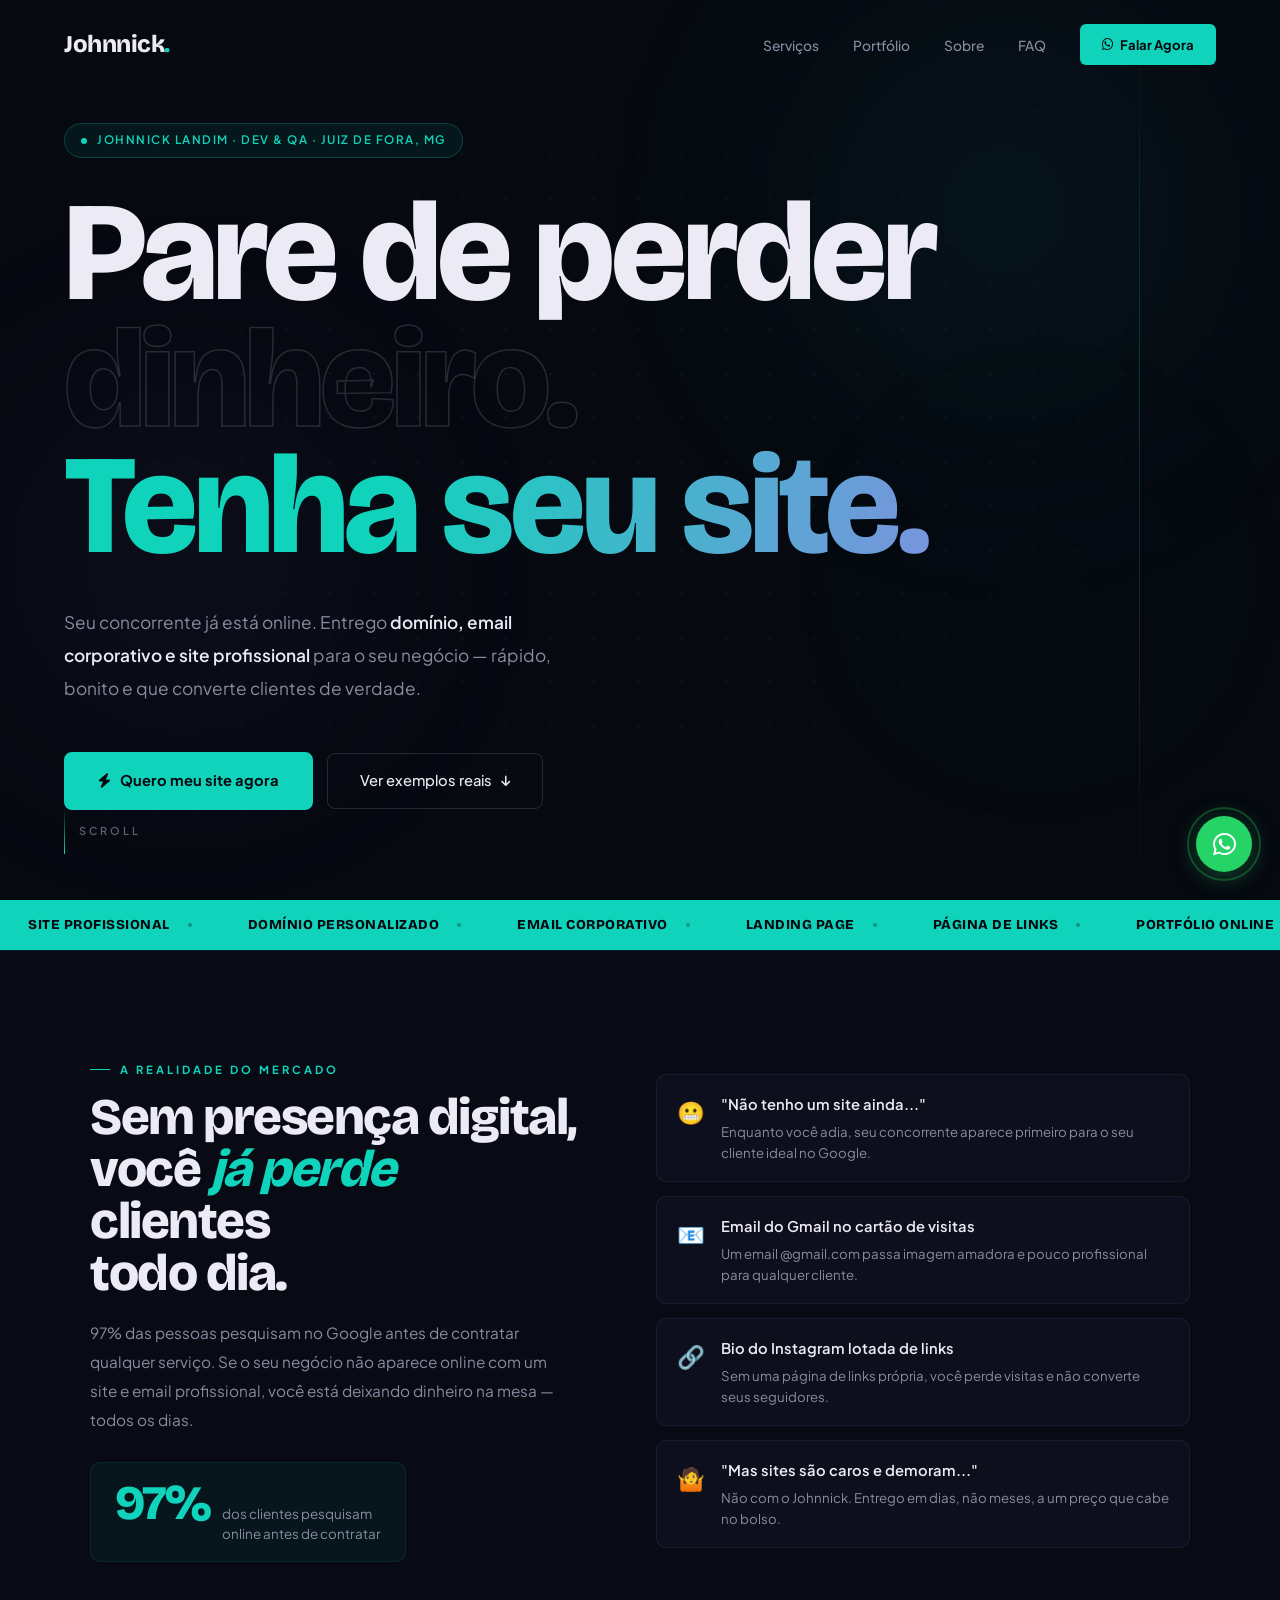
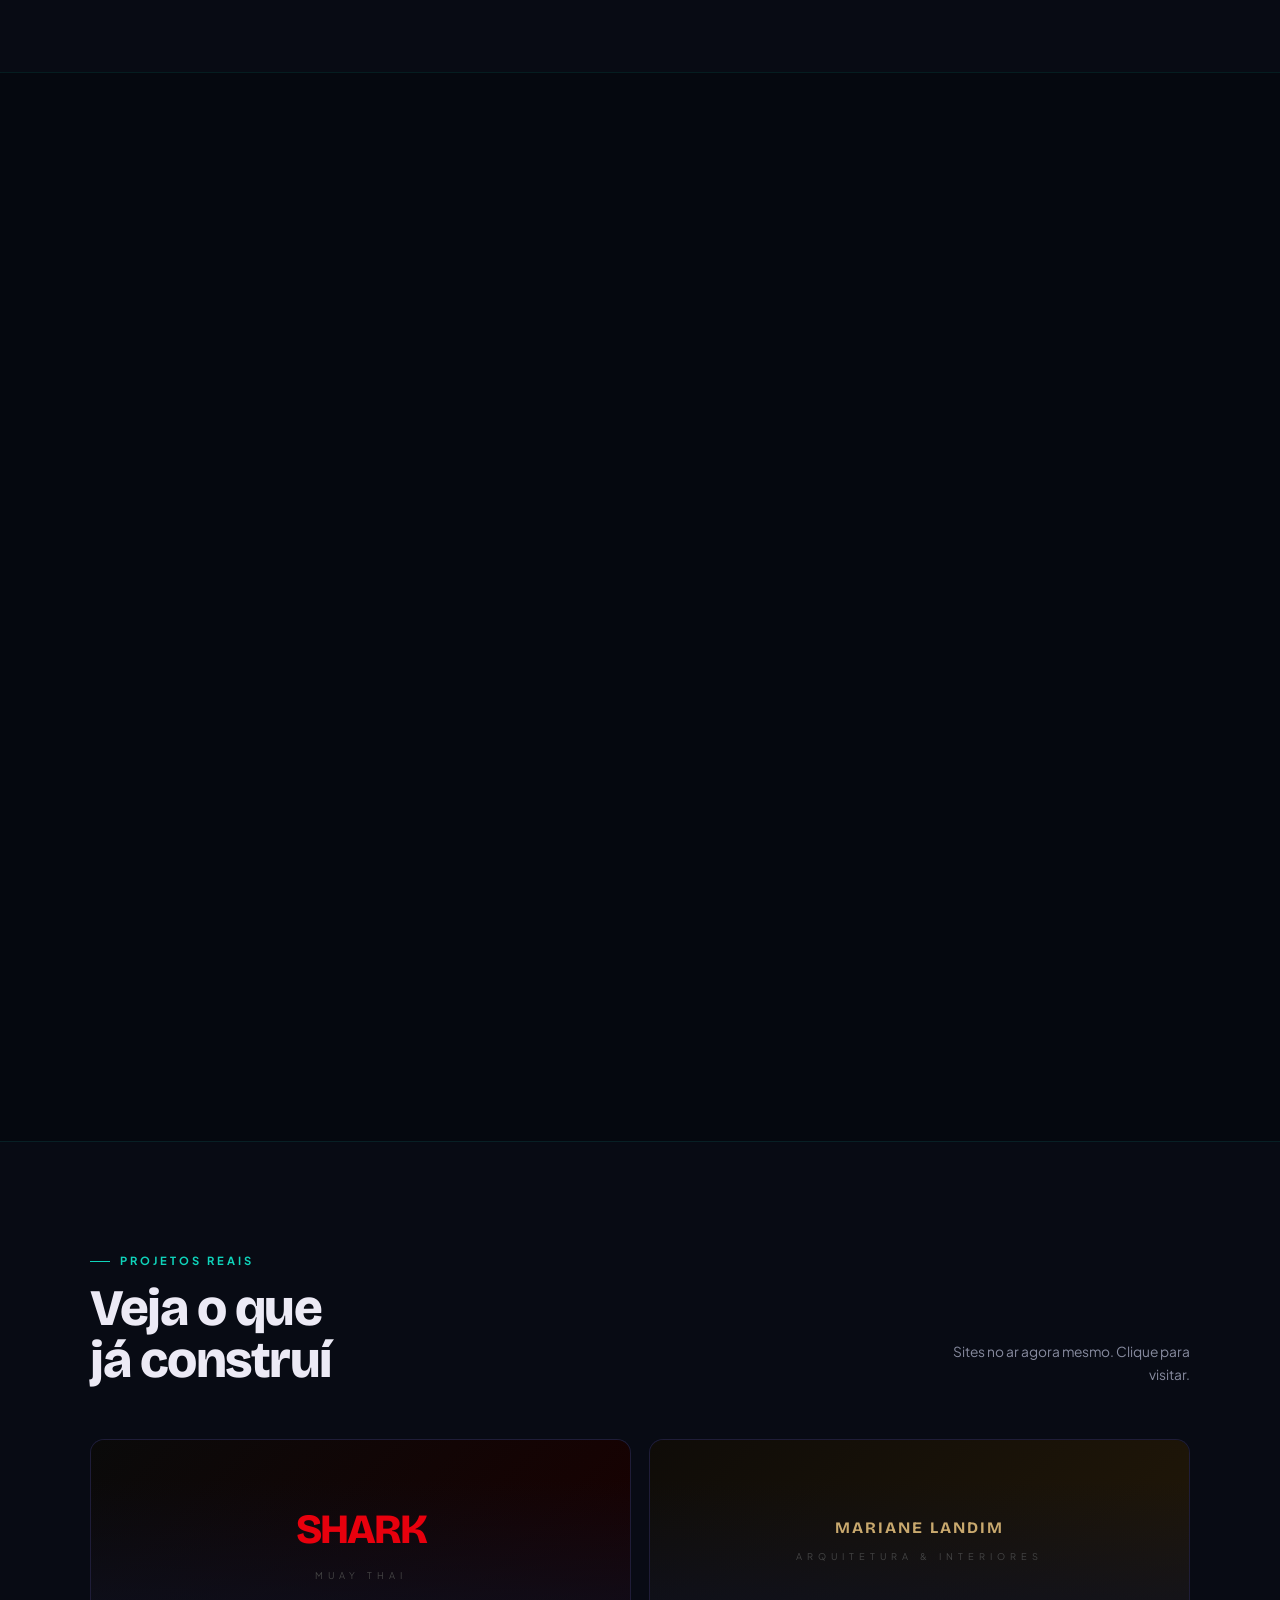
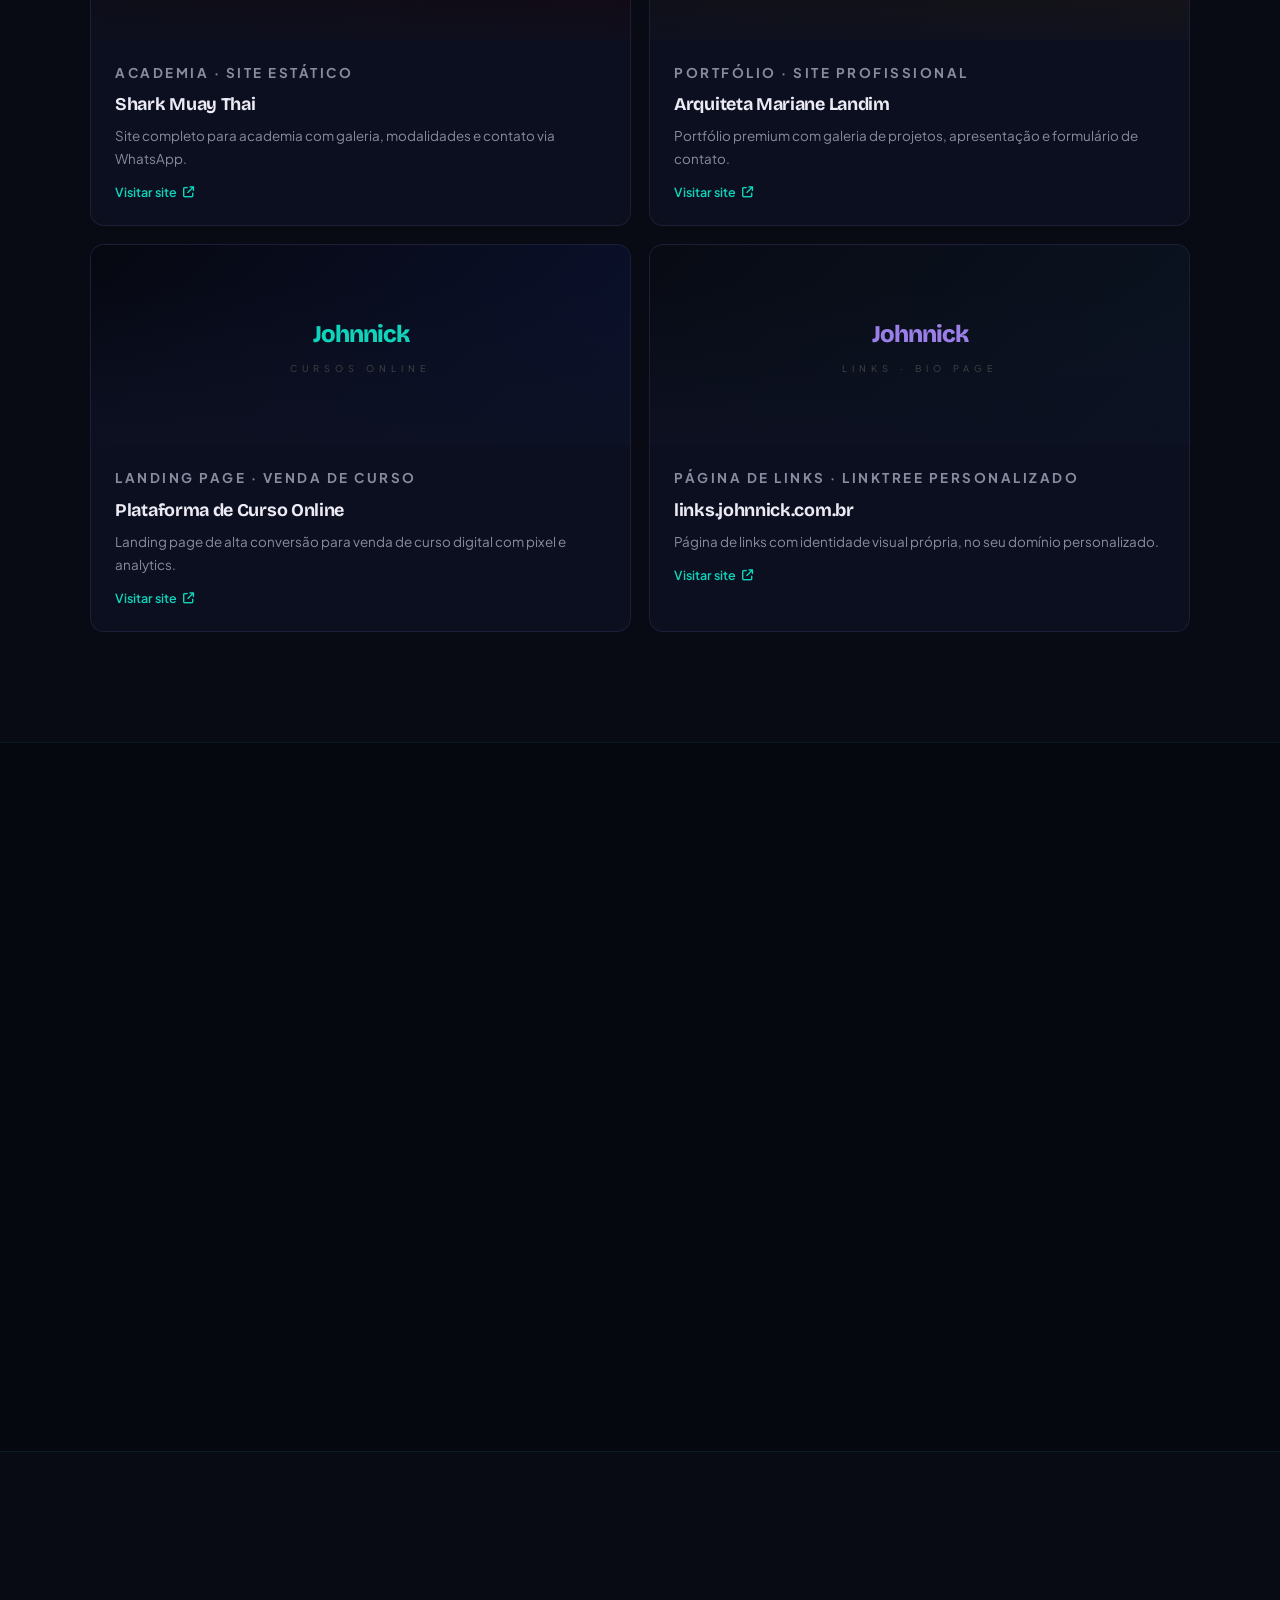
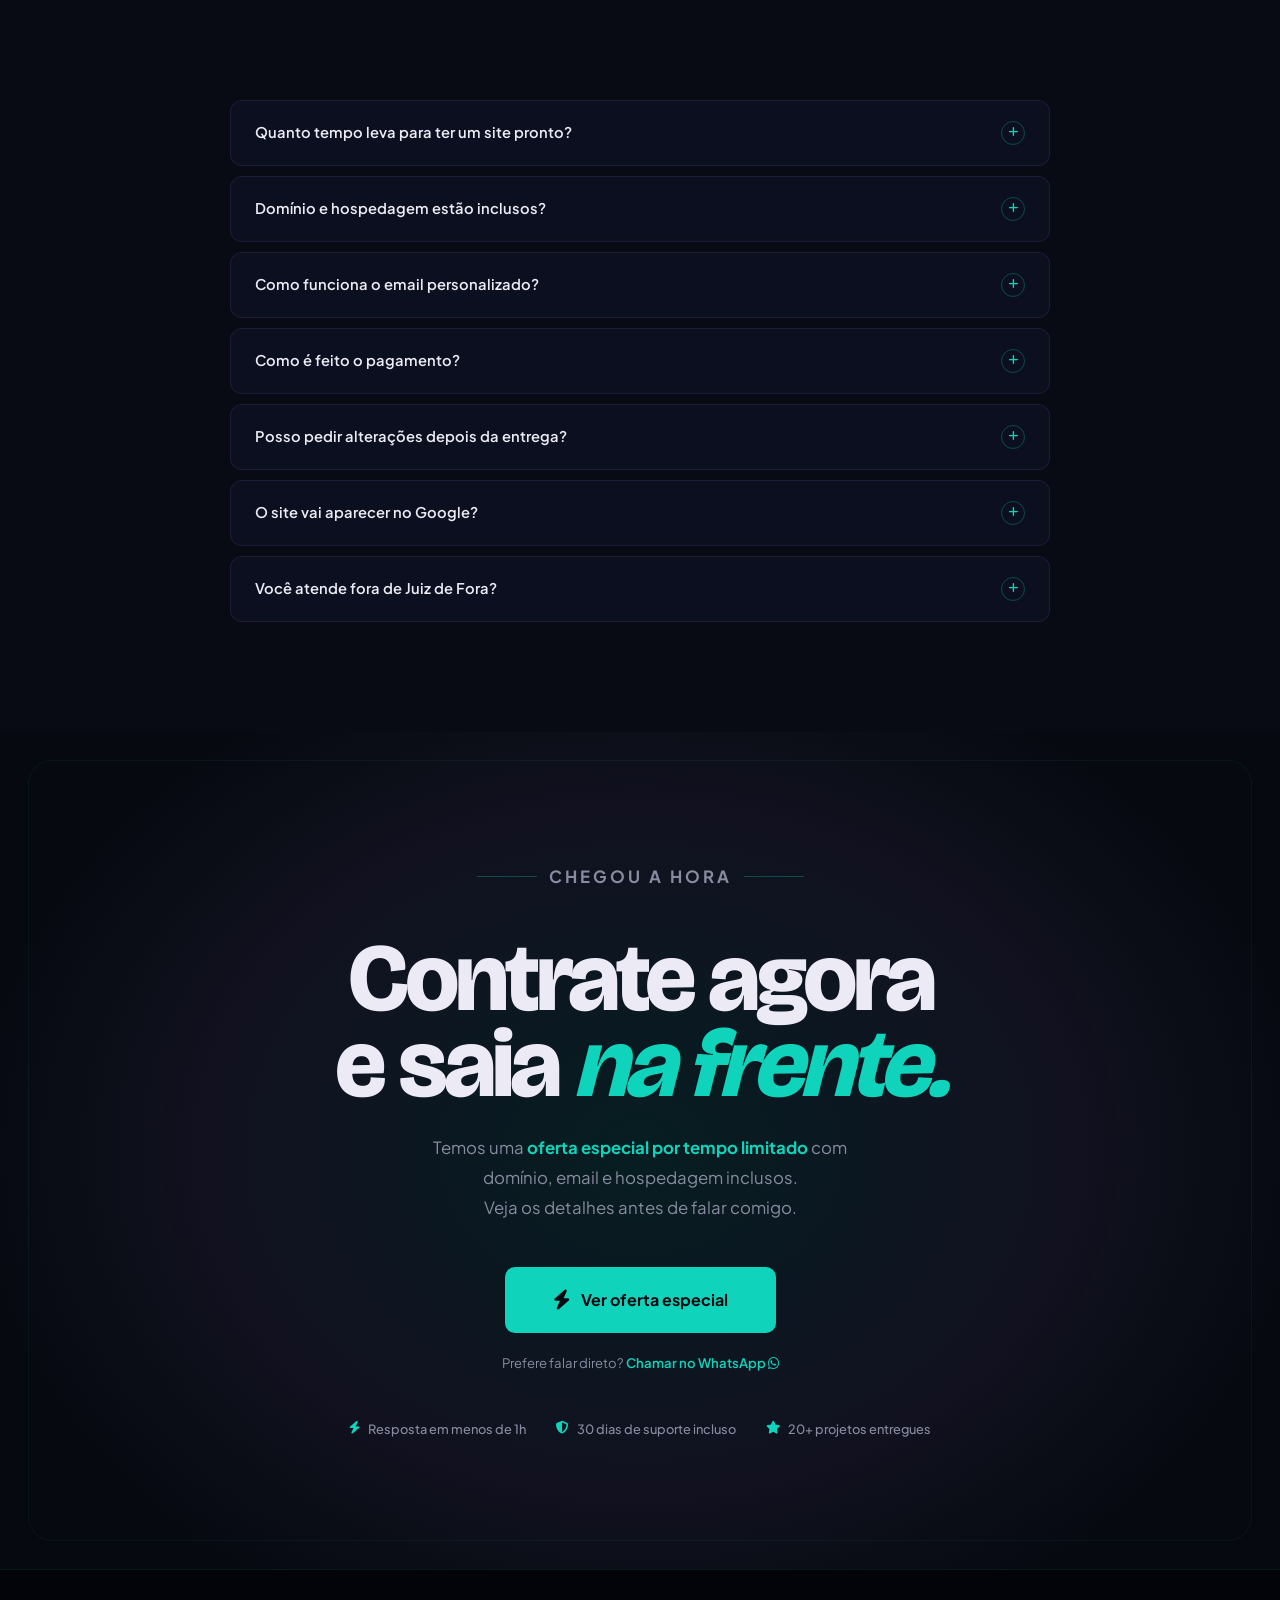
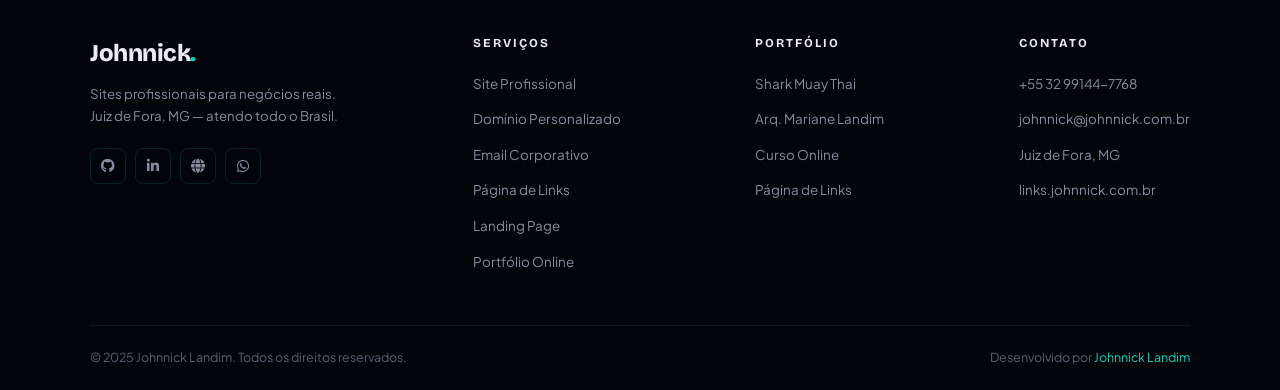
<file: index.html>
<!DOCTYPE html>
<html lang="pt-BR">

<head>
    <meta charset="UTF-8">
    <meta name="viewport" content="width=device-width, initial-scale=1.0">
    <title>Johnnick Landim — Sites Profissionais para Negócios</title>
    <meta name="description"
        content="Sites profissionais, domínio personalizado, email corporativo e muito mais. Pare de perder clientes por falta de presença digital.">
    <meta name="keywords"
        content="site profissional, criação de sites, domínio personalizado, email corporativo, Johnnick Landim, Juiz de Fora">
    <meta name="author" content="Johnnick Landim">

    <!-- Fonts -->
    <link rel="preconnect" href="https://fonts.googleapis.com">
    <link rel="preconnect" href="https://fonts.gstatic.com" crossorigin>
    <link
        href="https://fonts.googleapis.com/css2?family=Bricolage+Grotesque:opsz,wght@12..96,400;12..96,500;12..96,700;12..96,800&family=Plus+Jakarta+Sans:wght@300;400;500;600;700&display=swap"
        rel="stylesheet">

    <!-- Icons -->
    <link rel="stylesheet" href="https://cdnjs.cloudflare.com/ajax/libs/font-awesome/6.4.0/css/all.min.css">

    <!-- Styles -->
    <link rel="stylesheet" href="style.css">
    <link rel="shortcut icon" href="https://i.imgur.com/FVbO9LB.png" type="image/x-icon">
</head>

<body>

    <!-- ══ BACKGROUND ORBS ══════════════════════════ -->
    <div class="bg-orbs" aria-hidden="true">
        <div class="orb orb-1"></div>
        <div class="orb orb-2"></div>
        <div class="orb orb-3"></div>
    </div>

    <!-- ══ MOBILE MENU ══════════════════════════════ -->
    <div class="mobile-menu" id="mobileMenu" role="dialog" aria-label="Menu de navegação">
        <button class="mobile-close" id="closeMenu" aria-label="Fechar menu">
            <i class="fas fa-times"></i>
        </button>
        <a href="#services">Serviços</a>
        <a href="#portfolio">Portfólio</a>
        <a href="#about">Sobre</a>
        <a href="#faq">FAQ</a>
        <a href="https://wa.me/5532991447768?text=Olá! Gostaria de um orçamento." target="_blank"
            style="color:var(--teal)">Falar Agora</a>
    </div>

    <!-- ══ NAV ══════════════════════════════════════ -->
    <nav id="mainNav">
        <a href="#" class="nav-logo">Johnnick<span>.</span></a>

        <ul class="nav-links">
            <li><a href="#services">Serviços</a></li>
            <li><a href="#portfolio">Portfólio</a></li>
            <li><a href="#about">Sobre</a></li>
            <li><a href="#faq">FAQ</a></li>
            <li>
                <a href="https://wa.me/5532991447768?text=Olá! Gostaria de um orçamento para meu negócio."
                    target="_blank" class="nav-cta">
                    <i class="fab fa-whatsapp"></i> Falar Agora
                </a>
            </li>
        </ul>

        <button class="hamburger" id="hamburger" aria-label="Abrir menu">
            <i class="fas fa-bars"></i>
        </button>
    </nav>

    <!-- ══ HERO ═════════════════════════════════════ -->
    <section id="hero">
        <div class="hero-content">
            <div class="hero-badge">Johnnick Landim &middot; Dev &amp; QA &middot; Juiz de Fora, MG</div>

            <h1 class="hero-title">
                Pare de perder
                <span class="ghost">dinheiro.</span>
                <span class="accent2">Tenha seu site.</span>
            </h1>

            <p class="hero-desc">
                Seu concorrente já está online. Entrego <strong>domínio, email corporativo e site profissional</strong>
                para o seu negócio — rápido, bonito e que converte clientes de verdade.
            </p>

            <div class="hero-btns">
                <a href="lp.html" class="btn-primary">
                    <i class="fas fa-bolt"></i> Quero meu site agora
                </a>
                <a href="#portfolio" class="btn-secondary">
                    Ver exemplos reais <i class="fas fa-arrow-down" style="font-size:.75rem"></i>
                </a>
            </div>
        </div>

        <div class="hero-scroll">
            <div class="hero-scroll-line"></div>
            <span>Scroll</span>
        </div>
    </section>

    <!-- ══ TICKER ═══════════════════════════════════ -->
    <div class="ticker-wrap" aria-hidden="true">
        <div class="ticker-inner">
            <span class="ticker-item">Site Profissional <span class="ticker-dot"></span></span>
            <span class="ticker-item">Domínio Personalizado <span class="ticker-dot"></span></span>
            <span class="ticker-item">Email Corporativo <span class="ticker-dot"></span></span>
            <span class="ticker-item">Landing Page <span class="ticker-dot"></span></span>
            <span class="ticker-item">Página de Links <span class="ticker-dot"></span></span>
            <span class="ticker-item">Portfólio Online <span class="ticker-dot"></span></span>
            <span class="ticker-item">Site de Academia <span class="ticker-dot"></span></span>
            <span class="ticker-item">Site de Curso Online <span class="ticker-dot"></span></span>
            <!-- duplicate for seamless loop -->
            <span class="ticker-item">Site Profissional <span class="ticker-dot"></span></span>
            <span class="ticker-item">Domínio Personalizado <span class="ticker-dot"></span></span>
            <span class="ticker-item">Email Corporativo <span class="ticker-dot"></span></span>
            <span class="ticker-item">Landing Page <span class="ticker-dot"></span></span>
            <span class="ticker-item">Página de Links <span class="ticker-dot"></span></span>
            <span class="ticker-item">Portfólio Online <span class="ticker-dot"></span></span>
            <span class="ticker-item">Site de Academia <span class="ticker-dot"></span></span>
            <span class="ticker-item">Site de Curso Online <span class="ticker-dot"></span></span>
        </div>
    </div>

    <!-- ══ PROBLEM ══════════════════════════════════ -->
    <section id="problem">
        <div class="problem-grid">

            <div class="reveal">
                <p class="s-eyebrow">A realidade do mercado</p>
                <h2 class="s-title">Sem presença digital,<br>você <em>já perde</em> clientes<br>todo dia.</h2>
                <p class="problem-body">
                    97% das pessoas pesquisam no Google antes de contratar qualquer serviço.
                    Se o seu negócio não aparece online com um site e email profissional,
                    você está deixando dinheiro na mesa — todos os dias.
                </p>
                <div class="problem-stat">
                    <span class="sn">97%</span>
                    <span class="sl">dos clientes pesquisam<br>online antes de contratar</span>
                </div>
            </div>

            <div class="problem-items reveal d1">
                <div class="problem-item">
                    <span class="problem-item-icon">😬</span>
                    <div>
                        <h4>"Não tenho um site ainda..."</h4>
                        <p>Enquanto você adia, seu concorrente aparece primeiro para o seu cliente ideal no Google.</p>
                    </div>
                </div>
                <div class="problem-item">
                    <span class="problem-item-icon">📧</span>
                    <div>
                        <h4>Email do Gmail no cartão de visitas</h4>
                        <p>Um email @gmail.com passa imagem amadora e pouco profissional para qualquer cliente.</p>
                    </div>
                </div>
                <div class="problem-item">
                    <span class="problem-item-icon">🔗</span>
                    <div>
                        <h4>Bio do Instagram lotada de links</h4>
                        <p>Sem uma página de links própria, você perde visitas e não converte seus seguidores.</p>
                    </div>
                </div>
                <div class="problem-item">
                    <span class="problem-item-icon">🤷</span>
                    <div>
                        <h4>"Mas sites são caros e demoram..."</h4>
                        <p>Não com o Johnnick. Entrego em dias, não meses, a um preço que cabe no bolso.</p>
                    </div>
                </div>
            </div>

        </div>
    </section>

    <!-- ══ SERVICES ══════════════════════════════════ -->
    <section id="services">
        <div class="section-header reveal">
            <div>
                <p class="s-eyebrow">O que eu faço</p>
                <h2 class="s-title">Tudo que seu negócio<br>precisa online</h2>
            </div>
            <p style="color:var(--muted2);font-size:.86rem;max-width:230px;text-align:right;line-height:1.7">
                Do domínio ao site no ar, cuido de tudo por você.
            </p>
        </div>

        <div class="services-grid reveal">

            <div class="service-card">
                <p class="service-num">01</p>
                <div class="service-icon-wrap"><i class="fas fa-laptop-code"></i></div>
                <h3>Site Profissional</h3>
                <p>Responsivo, rápido e com identidade visual. Ideal para academias, clínicas, escritórios, comércios e
                    autônomos.</p>
                <div class="service-tags">
                    <span class="stag">Responsivo</span>
                    <span class="stag">SEO</span>
                    <span class="stag">WhatsApp</span>
                </div>
            </div>

            <div class="service-card">
                <p class="service-num">02</p>
                <div class="service-icon-wrap"><i class="fas fa-globe"></i></div>
                <h3>Domínio Personalizado</h3>
                <p>Registro e configuração completa. Tenha <em>seunegocio.com.br</em> e transmita credibilidade real
                    para seus clientes.</p>
                <div class="service-tags">
                    <span class="stag">seunegocio.com.br</span>
                    <span class="stag">Config. Completa</span>
                </div>
            </div>

            <div class="service-card">
                <p class="service-num">03</p>
                <div class="service-icon-wrap"><i class="fas fa-envelope"></i></div>
                <h3>Email Corporativo</h3>
                <p><em>contato@seunegocio.com.br</em> transmite muito mais profissionalismo do que qualquer Gmail ou
                    Hotmail.</p>
                <div class="service-tags">
                    <span class="stag">contato@seunome.com</span>
                    <span class="stag">Multi-conta</span>
                </div>
            </div>

            <div class="service-card">
                <p class="service-num">04</p>
                <div class="service-icon-wrap"><i class="fas fa-link"></i></div>
                <h3>Página de Links</h3>
                <p>Todos os seus links em um só lugar, com sua identidade visual — tipo Linktree mas 100% no seu
                    domínio.</p>
                <div class="service-tags">
                    <span class="stag">Tipo Linktree</span>
                    <span class="stag">Personalizado</span>
                </div>
            </div>

            <div class="service-card">
                <p class="service-num">05</p>
                <div class="service-icon-wrap"><i class="fas fa-rocket"></i></div>
                <h3>Landing Page</h3>
                <p>Página focada em conversão para vender cursos, capturar leads ou divulgar eventos. Alta performance
                    garantida.</p>
                <div class="service-tags">
                    <span class="stag">Alta Conversão</span>
                    <span class="stag">Analytics</span>
                    <span class="stag">Pixel</span>
                </div>
            </div>

            <div class="service-card">
                <p class="service-num">06</p>
                <div class="service-icon-wrap"><i class="fas fa-briefcase"></i></div>
                <h3>Portfólio Online</h3>
                <p>Para arquitetos, designers, fotógrafos e criativos. Mostre seus projetos com um portfólio que
                    impressiona.</p>
                <div class="service-tags">
                    <span class="stag">Galeria de Projetos</span>
                    <span class="stag">Design Premium</span>
                </div>
            </div>

        </div>
    </section>

    <!-- ══ PORTFOLIO ═════════════════════════════════ -->
    <section id="portfolio">
        <div class="section-header reveal">
            <div>
                <p class="s-eyebrow">Projetos reais</p>
                <h2 class="s-title">Veja o que<br>já construí</h2>
            </div>
            <p style="color:var(--muted2);font-size:.86rem;max-width:250px;text-align:right;line-height:1.7">
                Sites no ar agora mesmo. Clique para visitar.
            </p>
        </div>

        <div class="portfolio-grid">

            <a href="https://www.sharkmuaythai.com.br/" target="_blank" rel="noopener" class="portfolio-card reveal">
                <div class="portfolio-thumb" style="background:linear-gradient(135deg,#0a0a0a 0%,#1a0000 100%)">
                    <div class="portfolio-thumb-inner">
                        <div
                            style="font-family:'Bricolage Grotesque',sans-serif;font-size:2.6rem;font-weight:800;color:#e8000d;letter-spacing:-2px">
                            SHARK</div>
                        <div
                            style="font-size:.58rem;letter-spacing:5px;color:#444;text-transform:uppercase;margin-top:5px">
                            Muay Thai</div>
                    </div>
                    <div class="portfolio-overlay"></div>
                </div>
                <div class="portfolio-info">
                    <p class="portfolio-type">Academia · Site Estático</p>
                    <h3>Shark Muay Thai</h3>
                    <p>Site completo para academia com galeria, modalidades e contato via WhatsApp.</p>
                    <span class="portfolio-arrow">
                        Visitar site <i class="fas fa-arrow-up-right-from-square" style="font-size:.7rem"></i>
                    </span>
                </div>
            </a>

            <a href="https://www.arquitetamarianelandim.com.br/" target="_blank" rel="noopener"
                class="portfolio-card reveal d1">
                <div class="portfolio-thumb" style="background:linear-gradient(135deg,#0f0c08 0%,#221808 100%)">
                    <div class="portfolio-thumb-inner">
                        <div
                            style="font-family:'Bricolage Grotesque',sans-serif;font-size:1rem;font-weight:700;color:#c9a96e;letter-spacing:2px;text-transform:uppercase">
                            Mariane Landim</div>
                        <div
                            style="font-size:.58rem;letter-spacing:5px;color:#444;text-transform:uppercase;margin-top:8px">
                            Arquitetura &amp; Interiores</div>
                    </div>
                    <div class="portfolio-overlay"></div>
                </div>
                <div class="portfolio-info">
                    <p class="portfolio-type">Portfólio · Site Profissional</p>
                    <h3>Arquiteta Mariane Landim</h3>
                    <p>Portfólio premium com galeria de projetos, apresentação e formulário de contato.</p>
                    <span class="portfolio-arrow">
                        Visitar site <i class="fas fa-arrow-up-right-from-square" style="font-size:.7rem"></i>
                    </span>
                </div>
            </a>

            <a href="https://curso.johnnick.com.br/" target="_blank" rel="noopener" class="portfolio-card reveal d2">
                <div class="portfolio-thumb" style="background:linear-gradient(135deg,#060811 0%,#0c1230 100%)">
                    <div class="portfolio-thumb-inner">
                        <div
                            style="font-family:'Bricolage Grotesque',sans-serif;font-size:1.5rem;font-weight:800;color:#0fd4bb;letter-spacing:-1px">
                            Johnnick</div>
                        <div
                            style="font-size:.58rem;letter-spacing:5px;color:#444;text-transform:uppercase;margin-top:8px">
                            Cursos Online</div>
                    </div>
                    <div class="portfolio-overlay"></div>
                </div>
                <div class="portfolio-info">
                    <p class="portfolio-type">Landing Page · Venda de Curso</p>
                    <h3>Plataforma de Curso Online</h3>
                    <p>Landing page de alta conversão para venda de curso digital com pixel e analytics.</p>
                    <span class="portfolio-arrow">
                        Visitar site <i class="fas fa-arrow-up-right-from-square" style="font-size:.7rem"></i>
                    </span>
                </div>
            </a>

            <a href="https://links.johnnick.com.br/" target="_blank" rel="noopener" class="portfolio-card reveal d3">
                <div class="portfolio-thumb" style="background:linear-gradient(135deg,#080b14 0%,#0b1422 100%)">
                    <div class="portfolio-thumb-inner">
                        <div
                            style="font-family:'Bricolage Grotesque',sans-serif;font-size:1.5rem;font-weight:800;color:#9b7fe8;letter-spacing:-1px">
                            Johnnick</div>
                        <div
                            style="font-size:.58rem;letter-spacing:5px;color:#444;text-transform:uppercase;margin-top:8px">
                            Links · Bio Page</div>
                    </div>
                    <div class="portfolio-overlay"></div>
                </div>
                <div class="portfolio-info">
                    <p class="portfolio-type">Página de Links · Linktree Personalizado</p>
                    <h3>links.johnnick.com.br</h3>
                    <p>Página de links com identidade visual própria, no seu domínio personalizado.</p>
                    <span class="portfolio-arrow">
                        Visitar site <i class="fas fa-arrow-up-right-from-square" style="font-size:.7rem"></i>
                    </span>
                </div>
            </a>

        </div>
    </section>

    <!-- ══ ABOUT ═════════════════════════════════════ -->
    <section id="about">
        <div class="about-grid">

            <div class="reveal">
                <p class="s-eyebrow">Quem sou eu</p>
                <h2 class="s-title" style="margin-bottom:22px">Johnnick Landim</h2>
                <div class="about-text">
                    <p>Desenvolvedor e QA com formação em <strong>Análise e Desenvolvimento de Sistemas</strong>.
                        Já entreguei dezenas de projetos para negócios reais — do design até o deploy funcionando.</p>
                    <p>Fundei e desenvolvi do zero a <strong>TrackPath</strong>, uma plataforma completa de marketing
                        de afiliados. Da arquitetura backend à gestão de produto, sei o que é construir algo que precisa
                        funcionar.</p>
                    <p>Tenho experiência sólida em <strong>Python, AWS, FastAPI, automação e GTM</strong>. Para o seu
                        negócio, o que importa: entrega rápida, preço justo e um site que você vai se orgulhar de
                        mostrar.</p>
                </div>
                <div class="skills-wrap">
                    <span class="skill-pill">Python</span>
                    <span class="skill-pill">JavaScript</span>
                    <span class="skill-pill">HTML / CSS</span>
                    <span class="skill-pill">AWS</span>
                    <span class="skill-pill">FastAPI</span>
                    <span class="skill-pill">Docker</span>
                    <span class="skill-pill">GTM</span>
                    <span class="skill-pill">SQL / NoSQL</span>
                    <span class="skill-pill">QA / TDD</span>
                </div>
            </div>

            <div class="stats-grid reveal d1">
                <div class="stat-card">
                    <div class="num">4+</div>
                    <p>Anos de experiência em desenvolvimento</p>
                </div>
                <div class="stat-card">
                    <div class="num">20+</div>
                    <p>Projetos entregues com sucesso</p>
                </div>
                <div class="stat-card">
                    <div class="num">3–5</div>
                    <p>Dias para um site estático no ar</p>
                </div>
                <div class="stat-card">
                    <div class="num">100%</div>
                    <p>Satisfação garantida na entrega</p>
                </div>
            </div>

        </div>
    </section>

    <!-- ══ FAQ ═══════════════════════════════════════ -->
    <section id="faq">
        <div class="faq-head reveal">
            <p class="s-eyebrow">Dúvidas frequentes</p>
            <h2 class="s-title" style="margin-top:4px">Perguntas &amp; Respostas</h2>
        </div>

        <div class="faq-list reveal">

            <div class="faq-item">
                <div class="faq-q">
                    <span>Quanto tempo leva para ter um site pronto?</span>
                    <div class="icon"><i class="fas fa-plus"></i></div>
                </div>
                <div class="faq-a">
                    Sites estáticos simples ficam prontos em 3 a 5 dias úteis. Landing pages e portfólios mais
                    elaborados levam de 1 a 2 semanas. Sempre defino o prazo antes de fechar.
                </div>
            </div>

            <div class="faq-item">
                <div class="faq-q">
                    <span>Domínio e hospedagem estão inclusos?</span>
                    <div class="icon"><i class="fas fa-plus"></i></div>
                </div>
                <div class="faq-a">
                    Sim. Auxilio na aquisição do domínio e configuração da hospedagem — tudo parte do pacote.
                    Você sai com tudo funcionando de ponta a ponta.
                </div>
            </div>

            <div class="faq-item">
                <div class="faq-q">
                    <span>Como funciona o email personalizado?</span>
                    <div class="icon"><i class="fas fa-plus"></i></div>
                </div>
                <div class="faq-a">
                    Configuro emails com o seu domínio (ex: <a href="/cdn-cgi/l/email-protection" class="__cf_email__"
                        data-cfemail="45262a2b3124312a053620302b20222a262c2a6b262a286b2737">[email&#160;protected]</a>).
                    Você acessa pelo celular,
                    computador e webmail — igual ao Gmail, mas com a cara da sua empresa.
                </div>
            </div>

            <div class="faq-item">
                <div class="faq-q">
                    <span>Como é feito o pagamento?</span>
                    <div class="icon"><i class="fas fa-plus"></i></div>
                </div>
                <div class="faq-a">
                    50% no início do projeto e 50% na entrega. Para projetos maiores podemos negociar parcelamento.
                    Aceito Pix, transferência e cartão.
                </div>
            </div>

            <div class="faq-item">
                <div class="faq-q">
                    <span>Posso pedir alterações depois da entrega?</span>
                    <div class="icon"><i class="fas fa-plus"></i></div>
                </div>
                <div class="faq-a">
                    Ofereço 30 dias de suporte gratuito. Pequenas alterações são inclusas.
                    Mudanças maiores de escopo têm custo acordado previamente.
                </div>
            </div>

            <div class="faq-item">
                <div class="faq-q">
                    <span>O site vai aparecer no Google?</span>
                    <div class="icon"><i class="fas fa-plus"></i></div>
                </div>
                <div class="faq-a">
                    Todos os sites entrego com SEO básico: meta tags, descrições, velocidade otimizada e
                    mobile-first. Para estratégias avançadas, orço separadamente.
                </div>
            </div>

            <div class="faq-item">
                <div class="faq-q">
                    <span>Você atende fora de Juiz de Fora?</span>
                    <div class="icon"><i class="fas fa-plus"></i></div>
                </div>
                <div class="faq-a">
                    Sim! Todo o processo é 100% online. Atendo clientes em todo o Brasil —
                    você aprova tudo de onde estiver.
                </div>
            </div>

        </div>
    </section>

    <!-- ══ CTA ═══════════════════════════════════════ -->
    <section id="cta">
        <div class="cta-gradient"></div>
        <div class="cta-border-ring"></div>

        <div class="cta-inner">
            <p class="cta-eyebrow">Chegou a hora</p>
            <h2>Contrate agora<br>e saia <em>na frente.</em></h2>
            <p>Temos uma <strong style="color:var(--teal)">oferta especial por tempo limitado</strong> com domínio,
                email e hospedagem inclusos.<br>Veja os detalhes antes de falar comigo.</p>
            <a href="lp.html" class="cta-main-btn">
                <i class="fas fa-bolt"></i> Ver oferta especial
            </a>
            <p style="margin-top:18px;font-size:.82rem;color:var(--muted2)">
                Prefere falar direto?
                <a href="https://wa.me/5532991447768?text=Olá Johnnick! Vi seu portfólio e gostaria de um orçamento."
                    target="_blank" style="color:var(--teal);font-weight:600;text-decoration:none">
                    Chamar no WhatsApp <i class="fab fa-whatsapp"></i>
                </a>
            </p>
            <div class="cta-trust">
                <span class="cta-trust-item"><i class="fas fa-bolt"></i> Resposta em menos de 1h</span>
                <span class="cta-trust-item"><i class="fas fa-shield-halved"></i> 30 dias de suporte incluso</span>
                <span class="cta-trust-item"><i class="fas fa-star"></i> 20+ projetos entregues</span>
            </div>
        </div>
    </section>

    <!-- ══ FOOTER ════════════════════════════════════ -->
    <footer>
        <div class="footer-inner">

            <div class="footer-brand">
                <span class="logo">Johnnick<span>.</span></span>
                <p>Sites profissionais para negócios reais.<br>Juiz de Fora, MG — atendo todo o Brasil.</p>
                <div class="footer-social">
                    <a href="https://github.com/johnnickjf" target="_blank" class="s-btn" title="GitHub">
                        <i class="fab fa-github"></i>
                    </a>
                    <a href="https://www.linkedin.com/in/johnnickjf/" target="_blank" class="s-btn" title="LinkedIn">
                        <i class="fab fa-linkedin-in"></i>
                    </a>
                    <a href="https://links.johnnick.com.br/" target="_blank" class="s-btn" title="Links">
                        <i class="fas fa-globe"></i>
                    </a>
                    <a href="https://wa.me/5532991447768" target="_blank" class="s-btn" title="WhatsApp">
                        <i class="fab fa-whatsapp"></i>
                    </a>
                </div>
            </div>

            <div class="footer-col">
                <h4>Serviços</h4>
                <ul>
                    <li><a href="#services">Site Profissional</a></li>
                    <li><a href="#services">Domínio Personalizado</a></li>
                    <li><a href="#services">Email Corporativo</a></li>
                    <li><a href="#services">Página de Links</a></li>
                    <li><a href="#services">Landing Page</a></li>
                    <li><a href="#services">Portfólio Online</a></li>
                </ul>
            </div>

            <div class="footer-col">
                <h4>Portfólio</h4>
                <ul>
                    <li><a href="https://www.sharkmuaythai.com.br/" target="_blank">Shark Muay Thai</a></li>
                    <li><a href="https://www.arquitetamarianelandim.com.br/" target="_blank">Arq. Mariane Landim</a>
                    </li>
                    <li><a href="https://curso.johnnick.com.br/" target="_blank">Curso Online</a></li>
                    <li><a href="https://links.johnnick.com.br/" target="_blank">Página de Links</a></li>
                </ul>
            </div>

            <div class="footer-col">
                <h4>Contato</h4>
                <ul>
                    <li><a href="https://wa.me/5532991447768" target="_blank">+55 32 99144-7768</a></li>
                    <li><a href="mailto:johnnick@johnnick.com.br">johnnick@johnnick.com.br</a></li>
                    <li><a href="#about">Juiz de Fora, MG</a></li>
                    <li><a href="https://links.johnnick.com.br/" target="_blank">links.johnnick.com.br</a></li>
                </ul>
            </div>

        </div>

        <div class="footer-bottom">
            <span>© 2025 Johnnick Landim. Todos os direitos reservados.</span>
            <span>Desenvolvido por <a href="#">Johnnick Landim</a></span>
        </div>
    </footer>

    <!-- ══ WHATSAPP FLOAT ════════════════════════════ -->
    <a href="https://wa.me/5532991447768?text=Olá Johnnick! Gostaria de um orçamento." target="_blank" class="wa-float"
        title="Falar no WhatsApp" aria-label="Falar no WhatsApp">
        <div class="wa-ring"></div>
        <i class="fab fa-whatsapp"></i>
    </a>

    <!-- Scripts -->
    <script src="script.js"></script>

</body>

</html>
</file>
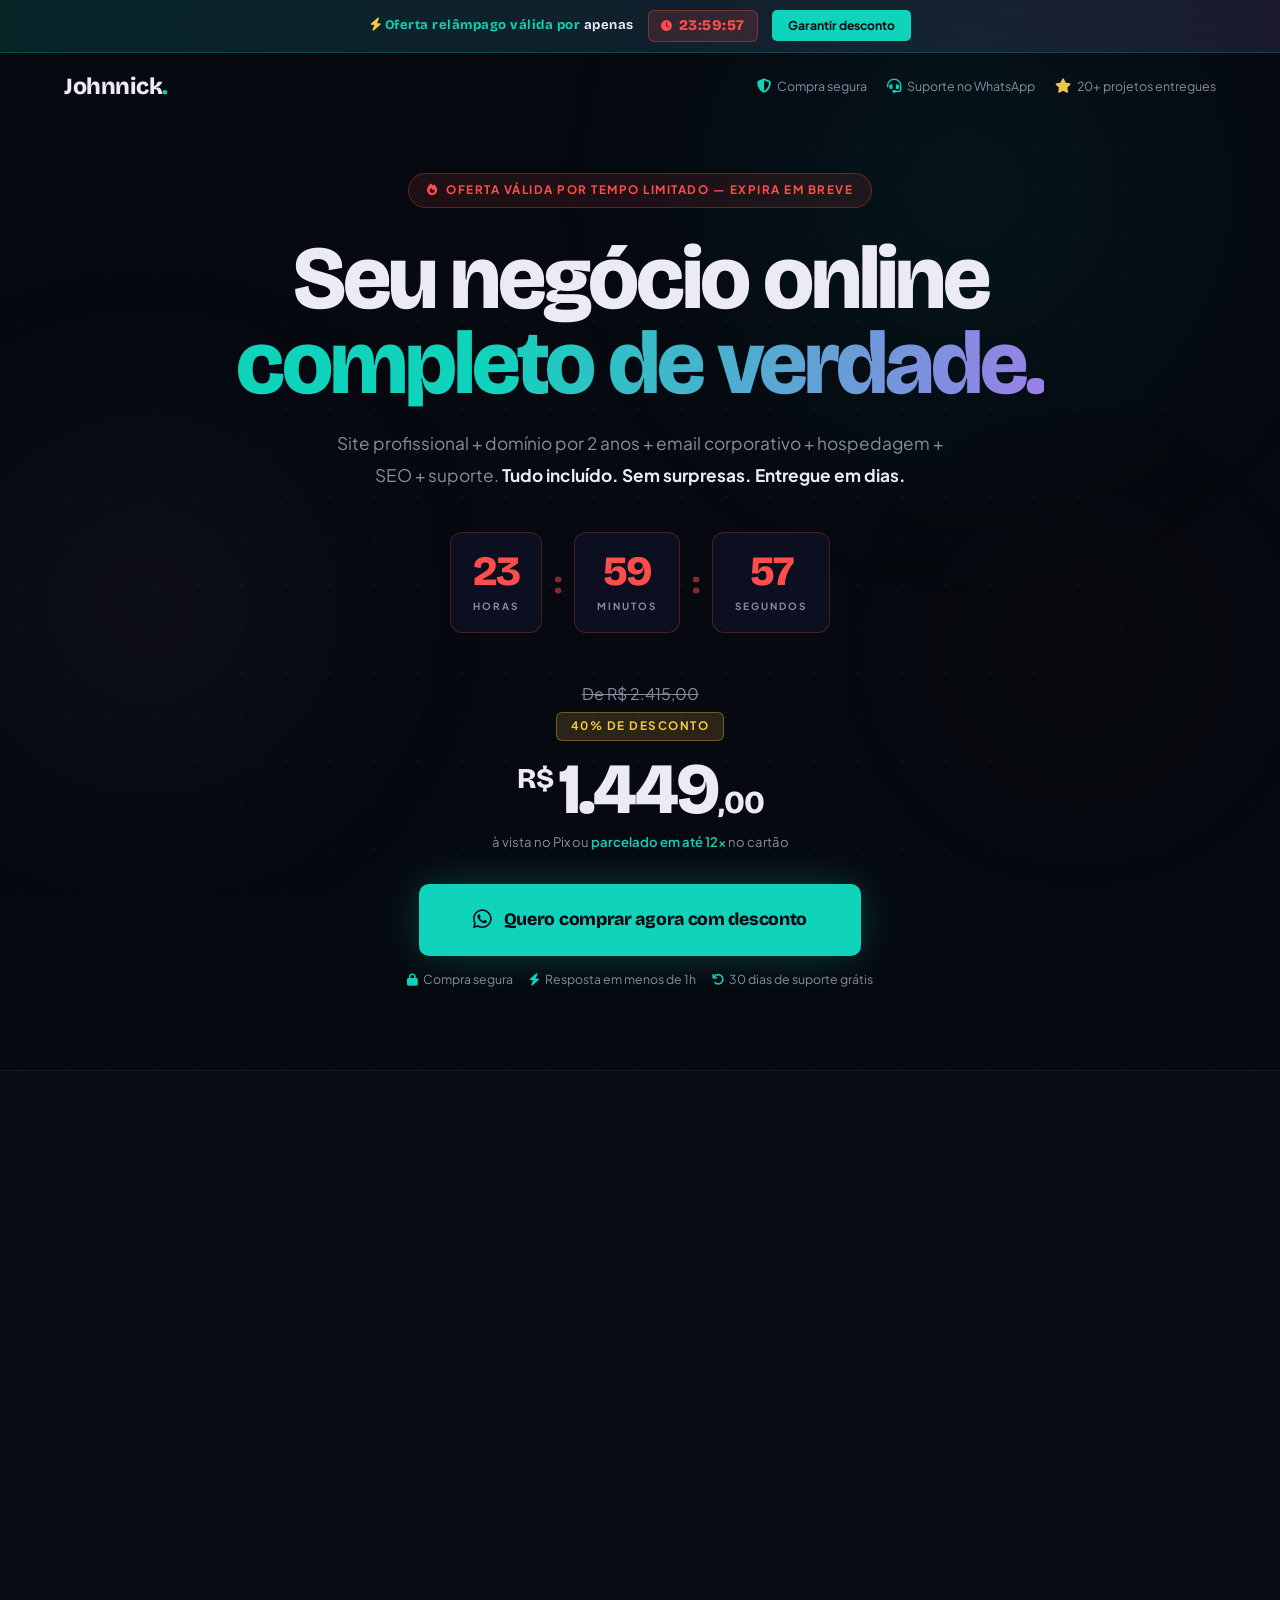
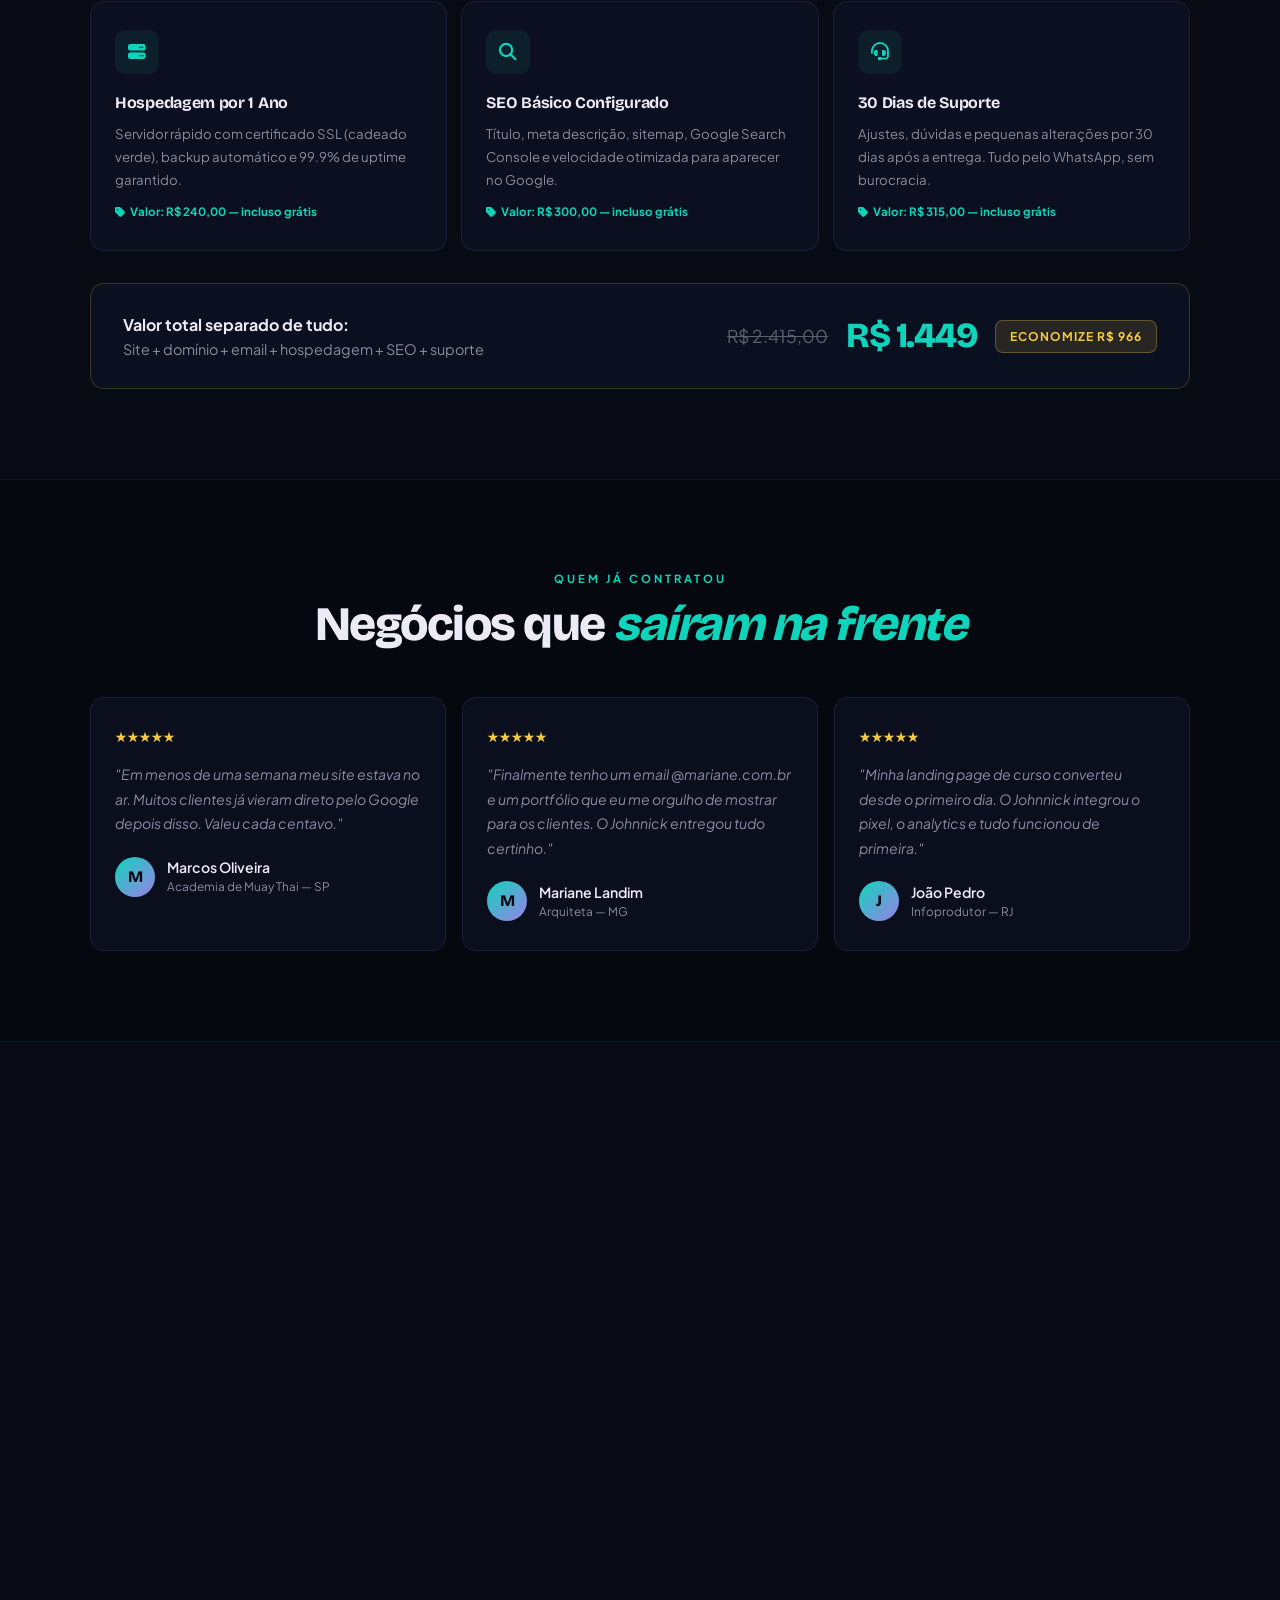
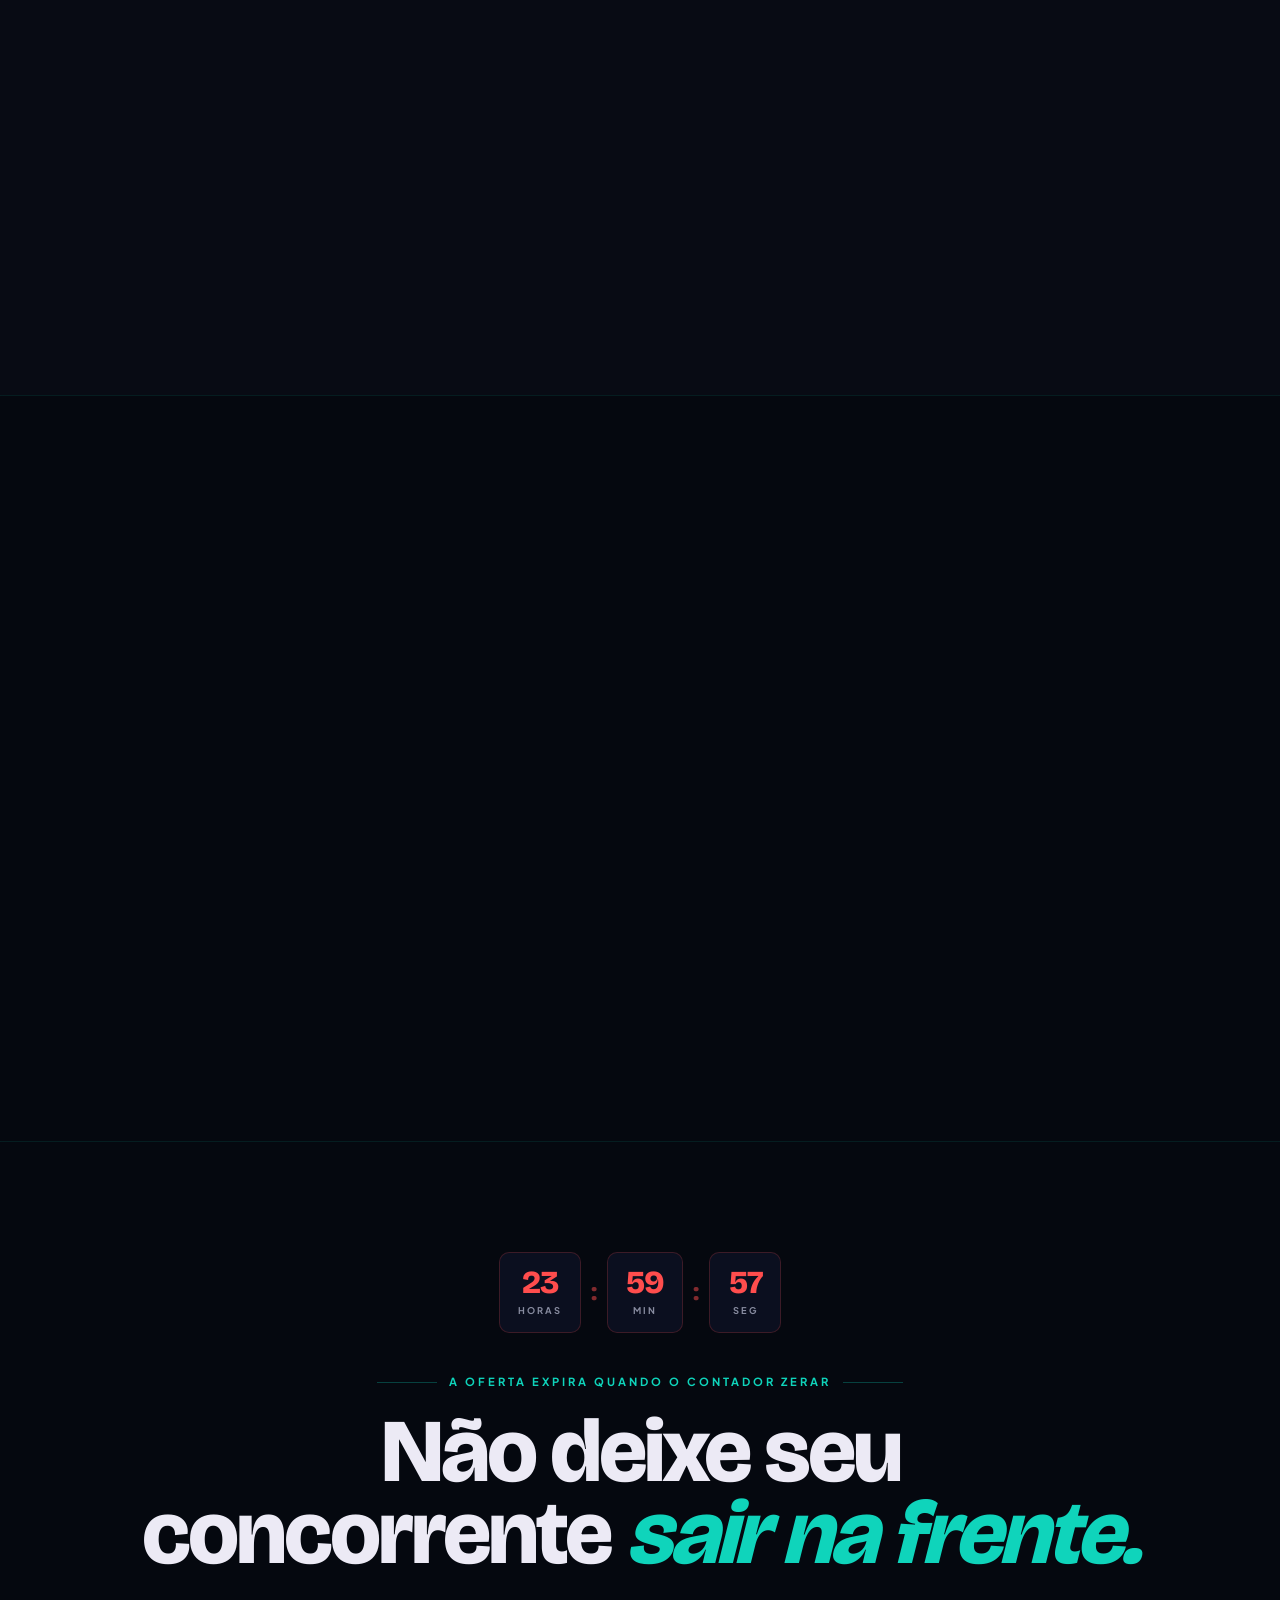
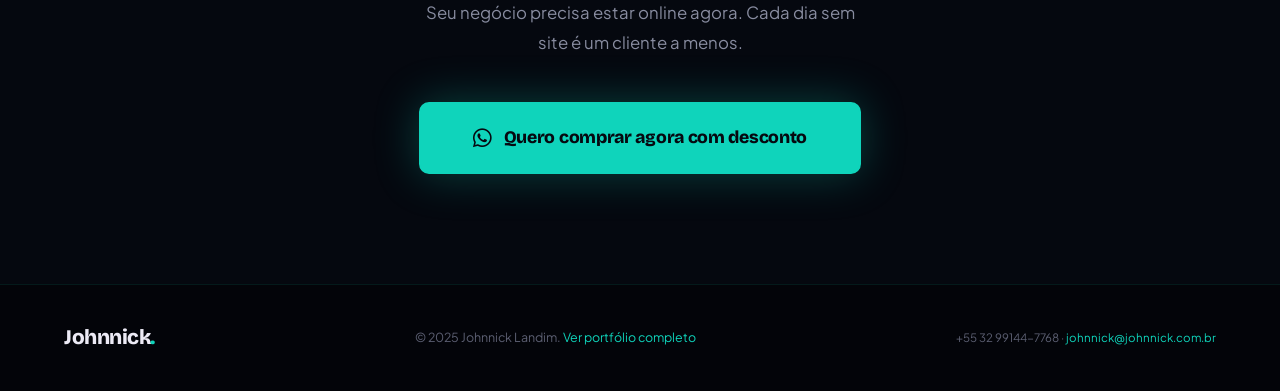
<file: lp.html>
<!DOCTYPE html>
<html lang="pt-BR">

<head>
  <meta charset="UTF-8">
  <meta name="viewport" content="width=device-width, initial-scale=1.0">
  <title>Oferta Exclusiva — Site Profissional Completo | Johnnick Landim</title>
  <meta name="description"
    content="Site profissional + domínio 2 anos + email corporativo + hospedagem por R$1.449. Oferta válida por 24 horas. Garanta agora!">
  <link rel="preconnect" href="https://fonts.googleapis.com">
  <link rel="preconnect" href="https://fonts.gstatic.com" crossorigin>
  <link
    href="https://fonts.googleapis.com/css2?family=Bricolage+Grotesque:opsz,wght@12..96,400;12..96,500;12..96,700;12..96,800&family=Plus+Jakarta+Sans:wght@300;400;500;600;700&display=swap"
    rel="stylesheet">
  <link rel="stylesheet" href="https://cdnjs.cloudflare.com/ajax/libs/font-awesome/6.4.0/css/all.min.css">
  <link rel="shortcut icon" href="https://i.imgur.com/FVbO9LB.png" type="image/x-icon">
  <style>
    /* ── TOKENS ──────────────────────────────────── */
    :root {
      --bg: #060910;
      --bg2: #0a0d17;
      --teal: #0fd4bb;
      --teal-d: #0aa895;
      --purple: #9b7fe8;
      --white: #eceaf5;
      --muted: #5c5f72;
      --muted2: #888ca0;
      --card: #0d1122;
      --border: rgba(15, 212, 187, 0.1);
      --borderp: rgba(155, 127, 232, 0.13);
      --red: #ff4d4d;
      --gold: #f5c842;
    }

    *,
    *::before,
    *::after {
      box-sizing: border-box;
      margin: 0;
      padding: 0;
    }

    html {
      scroll-behavior: smooth;
    }

    body {
      background: var(--bg);
      color: var(--white);
      font-family: 'Plus Jakarta Sans', sans-serif;
      overflow-x: hidden;
      line-height: 1.6;
    }

    ::-webkit-scrollbar {
      width: 4px;
    }

    ::-webkit-scrollbar-track {
      background: var(--bg);
    }

    ::-webkit-scrollbar-thumb {
      background: var(--teal);
      border-radius: 2px;
    }

    /* ── ORBS ────────────────────────────────────── */
    .bg-orbs {
      position: fixed;
      inset: 0;
      z-index: 0;
      pointer-events: none;
      overflow: hidden;
    }

    .orb {
      position: absolute;
      border-radius: 50%;
      filter: blur(110px);
      opacity: 0.5;
      will-change: transform;
    }

    .orb-1 {
      width: 650px;
      height: 650px;
      background: radial-gradient(circle, rgba(15, 212, 187, 0.2) 0%, transparent 70%);
      top: -15%;
      left: 50%;
      animation: orbDrift1 20s ease-in-out infinite;
    }

    .orb-2 {
      width: 500px;
      height: 500px;
      background: radial-gradient(circle, rgba(155, 127, 232, 0.2) 0%, transparent 70%);
      bottom: 5%;
      left: -8%;
      animation: orbDrift2 24s ease-in-out infinite;
    }

    .orb-3 {
      width: 400px;
      height: 400px;
      background: radial-gradient(circle, rgba(245, 200, 66, 0.08) 0%, transparent 70%);
      top: 50%;
      right: 0%;
      animation: orbDrift3 18s ease-in-out infinite;
    }

    @keyframes orbDrift1 {

      0%,
      100% {
        transform: translate(0, 0) scale(1);
      }

      33% {
        transform: translate(-90px, 70px) scale(1.07);
      }

      66% {
        transform: translate(60px, -50px) scale(0.94);
      }
    }

    @keyframes orbDrift2 {

      0%,
      100% {
        transform: translate(0, 0) scale(1);
      }

      40% {
        transform: translate(80px, -90px) scale(1.1);
      }

      70% {
        transform: translate(-50px, 50px) scale(0.92);
      }
    }

    @keyframes orbDrift3 {

      0%,
      100% {
        transform: translate(0, 0) scale(1);
      }

      50% {
        transform: translate(-70px, 70px) scale(1.12);
      }
    }

    /* all content above orbs */
    header,
    section,
    footer,
    .sticky-bar {
      position: relative;
      z-index: 1;
    }

    /* ── STICKY TOP BAR ──────────────────────────── */
    .sticky-bar {
      position: fixed;
      top: 0;
      width: 100%;
      z-index: 200;
      background: linear-gradient(90deg, rgba(15, 212, 187, 0.15) 0%, rgba(155, 127, 232, 0.15) 100%);
      backdrop-filter: blur(16px);
      border-bottom: 1px solid rgba(15, 212, 187, 0.2);
      padding: 10px 0;
      text-align: center;
      display: flex;
      align-items: center;
      justify-content: center;
      gap: 14px;
      flex-wrap: wrap;
    }

    .sticky-bar .bar-text {
      font-family: 'Bricolage Grotesque', sans-serif;
      font-weight: 700;
      font-size: 0.82rem;
      letter-spacing: 0.5px;
      color: var(--white);
    }

    .sticky-bar .bar-text span {
      color: var(--teal);
    }

    .sticky-countdown {
      display: inline-flex;
      align-items: center;
      gap: 6px;
      background: rgba(255, 77, 77, 0.15);
      border: 1px solid rgba(255, 77, 77, 0.35);
      border-radius: 6px;
      padding: 3px 12px;
    }

    .sticky-countdown .sc-label {
      font-size: 0.68rem;
      font-weight: 600;
      letter-spacing: 1px;
      text-transform: uppercase;
      color: var(--red);
    }

    .sticky-countdown .sc-time {
      font-family: 'Bricolage Grotesque', sans-serif;
      font-size: 0.92rem;
      font-weight: 800;
      color: var(--red);
      letter-spacing: 0.5px;
    }

    .bar-cta {
      background: var(--teal);
      color: #060910;
      padding: 6px 16px;
      border-radius: 5px;
      font-size: 0.76rem;
      font-weight: 700;
      text-decoration: none;
      white-space: nowrap;
      transition: background 0.2s;
    }

    .bar-cta:hover {
      background: var(--teal-d);
    }

    /* ── NAV ─────────────────────────────────────── */
    nav {
      padding: 18px 64px;
      display: flex;
      justify-content: space-between;
      align-items: center;
      margin-top: 50px;
      /* below sticky bar */
    }

    .nav-logo {
      font-family: 'Bricolage Grotesque', sans-serif;
      font-weight: 800;
      font-size: 1.45rem;
      color: var(--white);
      text-decoration: none;
      letter-spacing: -0.5px;
    }

    .nav-logo span {
      color: var(--teal);
    }

    .nav-trust {
      display: flex;
      align-items: center;
      gap: 20px;
      font-size: 0.78rem;
      color: var(--muted2);
    }

    .nav-trust-item {
      display: flex;
      align-items: center;
      gap: 6px;
    }

    .nav-trust-item i {
      color: var(--teal);
      font-size: 0.9rem;
    }

    /* ── HERO ────────────────────────────────────── */
    #hero {
      padding: 50px 64px 80px;
      text-align: center;
      position: relative;
      overflow: hidden;
    }

    #hero::before {
      content: '';
      position: absolute;
      inset: 0;
      background-image: radial-gradient(circle, rgba(15, 212, 187, 0.09) 1px, transparent 1px);
      background-size: 44px 44px;
      mask-image: radial-gradient(ellipse 90% 90% at 50% 50%, black 20%, transparent 100%);
      z-index: 0;
      pointer-events: none;
    }

    .hero-inner {
      position: relative;
      z-index: 2;
      max-width: 900px;
      margin: 0 auto;
    }

    /* urgency ribbon */
    .urgency-badge {
      display: inline-flex;
      align-items: center;
      gap: 8px;
      background: rgba(255, 77, 77, 0.1);
      border: 1px solid rgba(255, 77, 77, 0.3);
      border-radius: 100px;
      padding: 7px 18px;
      font-size: 0.73rem;
      font-weight: 700;
      color: var(--red);
      letter-spacing: 1.5px;
      text-transform: uppercase;
      margin-bottom: 28px;
      animation: fadeUp 0.6s ease forwards;
    }

    .urgency-badge i {
      animation: blink 1.2s ease-in-out infinite;
    }

    @keyframes blink {

      0%,
      100% {
        opacity: 1;
      }

      50% {
        opacity: 0.4;
      }
    }

    .hero-title {
      font-family: 'Bricolage Grotesque', sans-serif;
      font-size: clamp(2.8rem, 7vw, 6rem);
      font-weight: 800;
      line-height: 0.95;
      letter-spacing: -3px;
      color: var(--white);
      margin-bottom: 22px;
      animation: fadeUp 0.7s 0.1s ease both;
    }

    .hero-title .t {
      color: var(--teal);
    }

    .hero-title .g {
      background: linear-gradient(100deg, var(--teal) 30%, var(--purple) 100%);
      -webkit-background-clip: text;
      -webkit-text-fill-color: transparent;
      background-clip: text;
    }

    .hero-sub {
      font-size: 1.08rem;
      color: var(--muted2);
      max-width: 620px;
      margin: 0 auto 40px;
      line-height: 1.85;
      animation: fadeUp 0.7s 0.2s ease both;
    }

    .hero-sub strong {
      color: var(--white);
    }

    @keyframes fadeUp {
      from {
        opacity: 0;
        transform: translateY(22px);
      }

      to {
        opacity: 1;
        transform: none;
      }
    }

    /* ── COUNTDOWN ───────────────────────────────── */
    .countdown-wrap {
      display: flex;
      justify-content: center;
      gap: 12px;
      margin-bottom: 48px;
      animation: fadeUp 0.7s 0.25s ease both;
    }

    .cd-block {
      background: rgba(13, 17, 34, 0.9);
      border: 1px solid rgba(255, 77, 77, 0.25);
      border-radius: 12px;
      padding: 18px 22px;
      min-width: 80px;
      text-align: center;
      backdrop-filter: blur(8px);
    }

    .cd-block .cd-num {
      font-family: 'Bricolage Grotesque', sans-serif;
      font-size: 2.6rem;
      font-weight: 800;
      color: var(--red);
      line-height: 1;
      letter-spacing: -2px;
      transition: transform 0.15s ease;
    }

    .cd-block .cd-num.flip {
      transform: scale(1.15);
    }

    .cd-block .cd-label {
      font-size: 0.62rem;
      font-weight: 700;
      letter-spacing: 2px;
      text-transform: uppercase;
      color: var(--muted2);
      margin-top: 6px;
    }

    .cd-sep {
      font-family: 'Bricolage Grotesque', sans-serif;
      font-size: 2rem;
      font-weight: 800;
      color: var(--red);
      align-self: center;
      opacity: 0.5;
      animation: cdSepBlink 1s ease-in-out infinite;
    }

    @keyframes cdSepBlink {

      0%,
      100% {
        opacity: 0.5;
      }

      50% {
        opacity: 0.15;
      }
    }

    /* expired message */
    .expired-msg {
      display: none;
      text-align: center;
      color: var(--muted2);
      font-size: 0.88rem;
      margin-bottom: 48px;
      font-style: italic;
    }

    /* ── PRICING HERO BLOCK ──────────────────────── */
    .price-hero {
      animation: fadeUp 0.7s 0.35s ease both;
    }

    .price-old {
      font-size: 1rem;
      color: var(--muted2);
      text-decoration: line-through;
      margin-bottom: 4px;
    }

    .price-badge {
      display: inline-block;
      background: rgba(245, 200, 66, 0.15);
      border: 1px solid rgba(245, 200, 66, 0.35);
      border-radius: 6px;
      padding: 4px 14px;
      font-size: 0.73rem;
      font-weight: 700;
      color: var(--gold);
      letter-spacing: 1.5px;
      text-transform: uppercase;
      margin-bottom: 12px;
    }

    .price-new {
      font-family: 'Bricolage Grotesque', sans-serif;
      font-size: 4.5rem;
      font-weight: 800;
      line-height: 1;
      letter-spacing: -3px;
      color: var(--white);
      margin-bottom: 6px;
    }

    .price-new sup {
      font-size: 1.8rem;
      vertical-align: super;
      letter-spacing: 0;
      margin-right: 4px;
    }

    .price-new .cents {
      font-size: 2rem;
      letter-spacing: -1px;
    }

    .price-note {
      font-size: 0.82rem;
      color: var(--muted2);
      margin-bottom: 32px;
    }

    .price-note span {
      color: var(--teal);
      font-weight: 600;
    }

    /* ── CTA BUTTON ──────────────────────────────── */
    .cta-btn-wrap {
      display: flex;
      flex-direction: column;
      align-items: center;
      gap: 14px;
    }

    .main-cta {
      display: inline-flex;
      align-items: center;
      gap: 12px;
      background: var(--teal);
      color: #060910;
      padding: 20px 52px;
      font-family: 'Bricolage Grotesque', sans-serif;
      font-weight: 800;
      font-size: 1.1rem;
      text-decoration: none;
      border-radius: 10px;
      border: 2px solid var(--teal);
      letter-spacing: -0.3px;
      transition: all 0.25s;
      box-shadow: 0 0 40px rgba(15, 212, 187, 0.25);
      position: relative;
      overflow: hidden;
    }

    .main-cta::after {
      content: '';
      position: absolute;
      inset: 0;
      background: linear-gradient(90deg, transparent 0%, rgba(255, 255, 255, 0.1) 50%, transparent 100%);
      transform: translateX(-100%);
      animation: shimmer 3s ease-in-out infinite;
    }

    @keyframes shimmer {
      0% {
        transform: translateX(-100%);
      }

      100% {
        transform: translateX(100%);
      }
    }

    .main-cta:hover {
      background: transparent;
      color: var(--teal);
      box-shadow: 0 0 50px rgba(15, 212, 187, 0.35);
    }

    .main-cta i {
      font-size: 1.35rem;
    }

    .cta-sub {
      display: flex;
      align-items: center;
      gap: 16px;
      font-size: 0.77rem;
      color: var(--muted2);
    }

    .cta-sub-item {
      display: flex;
      align-items: center;
      gap: 5px;
    }

    .cta-sub-item i {
      color: var(--teal);
    }

    /* ── SECTION GENERIC ─────────────────────────── */
    .section {
      padding: 90px 64px;
    }

    .section-bg2 {
      background: rgba(10, 13, 23, 0.7);
      backdrop-filter: blur(4px);
      border-top: 1px solid var(--border);
    }

    .section-bg1 {
      background: rgba(6, 9, 16, 0.6);
      backdrop-filter: blur(4px);
      border-top: 1px solid var(--border);
    }

    .s-eyebrow {
      font-size: 0.7rem;
      font-weight: 700;
      letter-spacing: 3px;
      text-transform: uppercase;
      color: var(--teal);
      margin-bottom: 12px;
      display: flex;
      align-items: center;
      gap: 10px;
    }

    .s-eyebrow::before {
      content: '';
      width: 20px;
      height: 1px;
      background: var(--teal);
    }

    .s-eyebrow.center {
      justify-content: center;
    }

    .s-eyebrow.center::before {
      display: none;
    }

    .s-title {
      font-family: 'Bricolage Grotesque', sans-serif;
      font-size: clamp(1.9rem, 3.8vw, 3rem);
      font-weight: 800;
      color: var(--white);
      line-height: 1.02;
      letter-spacing: -1.5px;
    }

    .s-title em {
      font-style: italic;
      color: var(--teal);
    }

    .s-title.center {
      text-align: center;
    }

    .section-inner {
      max-width: 1100px;
      margin: 0 auto;
    }

    /* ── INCLUDED / STACK ────────────────────────── */
    #included {}

    .included-grid {
      display: grid;
      grid-template-columns: repeat(3, 1fr);
      gap: 14px;
      margin-top: 48px;
    }

    .inc-card {
      background: rgba(13, 17, 34, 0.85);
      border: 1px solid var(--borderp);
      border-radius: 14px;
      padding: 28px 24px;
      backdrop-filter: blur(8px);
      transition: border-color 0.25s, transform 0.25s;
      position: relative;
      overflow: hidden;
    }

    .inc-card::before {
      content: '';
      position: absolute;
      top: 0;
      left: 0;
      right: 0;
      height: 2px;
      background: linear-gradient(90deg, var(--teal), var(--purple));
      opacity: 0;
      transition: opacity 0.3s;
    }

    .inc-card:hover {
      border-color: rgba(15, 212, 187, 0.3);
      transform: translateY(-4px);
    }

    .inc-card:hover::before {
      opacity: 1;
    }

    .inc-icon {
      width: 44px;
      height: 44px;
      border-radius: 10px;
      background: rgba(15, 212, 187, 0.08);
      display: flex;
      align-items: center;
      justify-content: center;
      font-size: 1.1rem;
      color: var(--teal);
      margin-bottom: 16px;
    }

    .inc-card h3 {
      font-family: 'Bricolage Grotesque', sans-serif;
      font-size: 1rem;
      font-weight: 700;
      color: var(--white);
      margin-bottom: 8px;
      letter-spacing: -0.3px;
    }

    .inc-card p {
      font-size: 0.83rem;
      color: var(--muted2);
      line-height: 1.7;
    }

    .inc-value {
      display: inline-flex;
      align-items: center;
      gap: 5px;
      margin-top: 12px;
      font-size: 0.72rem;
      font-weight: 700;
      color: var(--teal);
    }

    .inc-card.highlight {
      background: rgba(15, 212, 187, 0.06);
      border-color: rgba(15, 212, 187, 0.25);
    }

    .inc-card.highlight::before {
      opacity: 1;
    }

    .inc-badge {
      position: absolute;
      top: 14px;
      right: 14px;
      background: var(--gold);
      color: #060910;
      font-size: 0.6rem;
      font-weight: 800;
      letter-spacing: 1.5px;
      text-transform: uppercase;
      padding: 3px 10px;
      border-radius: 4px;
    }

    /* total value bar */
    .value-total {
      margin-top: 32px;
      background: rgba(13, 17, 34, 0.9);
      backdrop-filter: blur(8px);
      border: 1px solid rgba(245, 200, 66, 0.2);
      border-radius: 14px;
      padding: 24px 32px;
      display: flex;
      justify-content: space-between;
      align-items: center;
      flex-wrap: wrap;
      gap: 16px;
    }

    .vt-left {
      font-size: 0.9rem;
      color: var(--muted2);
    }

    .vt-left strong {
      color: var(--white);
      font-size: 1rem;
    }

    .vt-right {
      display: flex;
      align-items: center;
      gap: 18px;
      flex-wrap: wrap;
    }

    .vt-was {
      font-size: 1.1rem;
      color: var(--muted);
      text-decoration: line-through;
    }

    .vt-now {
      font-family: 'Bricolage Grotesque', sans-serif;
      font-size: 2.2rem;
      font-weight: 800;
      color: var(--teal);
      letter-spacing: -1.5px;
    }

    .vt-save {
      background: rgba(245, 200, 66, 0.12);
      border: 1px solid rgba(245, 200, 66, 0.3);
      border-radius: 8px;
      padding: 6px 14px;
      font-size: 0.75rem;
      font-weight: 700;
      color: var(--gold);
      letter-spacing: 1px;
      text-transform: uppercase;
    }

    /* ── SOCIAL PROOF ────────────────────────────── */
    #proof {}

    .proof-grid {
      display: grid;
      grid-template-columns: repeat(3, 1fr);
      gap: 16px;
      margin-top: 48px;
    }

    .proof-card {
      background: rgba(13, 17, 34, 0.85);
      backdrop-filter: blur(8px);
      border: 1px solid var(--borderp);
      border-radius: 14px;
      padding: 28px 24px;
      transition: border-color 0.25s;
    }

    .proof-card:hover {
      border-color: rgba(15, 212, 187, 0.25);
    }

    .proof-stars {
      color: var(--gold);
      font-size: 0.85rem;
      margin-bottom: 14px;
    }

    .proof-text {
      font-size: 0.88rem;
      color: var(--muted2);
      line-height: 1.75;
      margin-bottom: 20px;
      font-style: italic;
    }

    .proof-author {
      display: flex;
      align-items: center;
      gap: 12px;
    }

    .proof-avatar {
      width: 40px;
      height: 40px;
      border-radius: 50%;
      background: linear-gradient(135deg, var(--teal), var(--purple));
      display: flex;
      align-items: center;
      justify-content: center;
      font-family: 'Bricolage Grotesque', sans-serif;
      font-weight: 800;
      font-size: 1rem;
      color: #060910;
      flex-shrink: 0;
    }

    .proof-name {
      font-weight: 600;
      font-size: 0.88rem;
      color: var(--white);
    }

    .proof-role {
      font-size: 0.74rem;
      color: var(--muted2);
    }

    /* ── BIG PRICING SECTION ─────────────────────── */
    #pricing {}

    .pricing-box {
      max-width: 720px;
      margin: 48px auto 0;
      background: rgba(13, 17, 34, 0.9);
      backdrop-filter: blur(12px);
      border: 1px solid rgba(15, 212, 187, 0.22);
      border-radius: 20px;
      padding: 52px 52px 44px;
      text-align: center;
      position: relative;
    }

    .pricing-box::before {
      content: '';
      position: absolute;
      top: 0;
      left: 10%;
      right: 10%;
      height: 2px;
      background: linear-gradient(90deg, transparent, var(--teal), var(--purple), transparent);
      border-radius: 2px;
    }

    .pricing-ribbon {
      position: absolute;
      top: -14px;
      left: 50%;
      transform: translateX(-50%);
      background: linear-gradient(90deg, var(--teal), var(--purple));
      color: #060910;
      font-family: 'Bricolage Grotesque', sans-serif;
      font-weight: 800;
      font-size: 0.72rem;
      letter-spacing: 2px;
      text-transform: uppercase;
      padding: 5px 22px;
      border-radius: 100px;
      white-space: nowrap;
    }

    .pricing-label {
      font-size: 0.72rem;
      font-weight: 700;
      letter-spacing: 3px;
      text-transform: uppercase;
      color: var(--teal);
      margin-bottom: 16px;
    }

    .pricing-old {
      font-size: 1rem;
      color: var(--muted);
      text-decoration: line-through;
      margin-bottom: 4px;
    }

    .pricing-discount {
      display: inline-block;
      background: rgba(245, 200, 66, 0.13);
      border: 1px solid rgba(245, 200, 66, 0.3);
      border-radius: 6px;
      padding: 4px 14px;
      font-size: 0.73rem;
      font-weight: 700;
      color: var(--gold);
      letter-spacing: 1.5px;
      text-transform: uppercase;
      margin-bottom: 14px;
    }

    .pricing-new {
      font-family: 'Bricolage Grotesque', sans-serif;
      font-size: 5.5rem;
      font-weight: 800;
      line-height: 0.9;
      letter-spacing: -4px;
      color: var(--white);
      margin-bottom: 8px;
    }

    .pricing-new sup {
      font-size: 2rem;
      vertical-align: super;
      letter-spacing: 0;
    }

    .pricing-note {
      font-size: 0.82rem;
      color: var(--muted2);
      margin-bottom: 36px;
    }

    .pricing-note .hl {
      color: var(--teal);
      font-weight: 600;
    }

    .pricing-features {
      display: grid;
      grid-template-columns: 1fr 1fr;
      gap: 10px;
      text-align: left;
      margin-bottom: 36px;
    }

    .pf-item {
      display: flex;
      align-items: flex-start;
      gap: 10px;
      font-size: 0.84rem;
      color: var(--muted2);
    }

    .pf-item i {
      color: var(--teal);
      font-size: 0.85rem;
      margin-top: 3px;
      flex-shrink: 0;
    }

    .pf-item strong {
      color: var(--white);
    }

    .pricing-cta-btn {
      display: flex;
      align-items: center;
      justify-content: center;
      gap: 12px;
      background: var(--teal);
      color: #060910;
      padding: 20px 48px;
      width: 100%;
      font-family: 'Bricolage Grotesque', sans-serif;
      font-weight: 800;
      font-size: 1.1rem;
      text-decoration: none;
      border-radius: 10px;
      border: 2px solid var(--teal);
      letter-spacing: -0.3px;
      transition: all 0.25s;
      box-shadow: 0 0 40px rgba(15, 212, 187, 0.22);
      position: relative;
      overflow: hidden;
    }

    .pricing-cta-btn::after {
      content: '';
      position: absolute;
      inset: 0;
      background: linear-gradient(90deg, transparent, rgba(255, 255, 255, 0.1), transparent);
      transform: translateX(-100%);
      animation: shimmer 3.5s ease-in-out 1s infinite;
    }

    .pricing-cta-btn:hover {
      background: transparent;
      color: var(--teal);
    }

    .pricing-cta-btn i {
      font-size: 1.3rem;
    }

    .pricing-trust {
      display: flex;
      justify-content: center;
      gap: 22px;
      margin-top: 22px;
      flex-wrap: wrap;
    }

    .pt-item {
      display: flex;
      align-items: center;
      gap: 6px;
      font-size: 0.74rem;
      color: var(--muted2);
    }

    .pt-item i {
      color: var(--teal);
    }

    /* ── FAQ ─────────────────────────────────────── */
    #faq {}

    .faq-list {
      max-width: 820px;
      margin: 40px auto 0;
      display: flex;
      flex-direction: column;
      gap: 10px;
    }

    .faq-item {
      background: rgba(13, 17, 34, 0.8);
      backdrop-filter: blur(8px);
      border: 1px solid var(--borderp);
      border-radius: 12px;
      overflow: hidden;
      transition: border-color 0.25s;
    }

    .faq-item.active {
      border-color: rgba(15, 212, 187, 0.28);
    }

    .faq-q {
      padding: 20px 24px;
      display: flex;
      justify-content: space-between;
      align-items: center;
      cursor: pointer;
      font-weight: 600;
      font-size: 0.92rem;
      color: var(--white);
      gap: 16px;
      user-select: none;
      transition: background 0.2s;
    }

    .faq-q:hover {
      background: rgba(15, 212, 187, 0.03);
    }

    .faq-q .icon {
      color: var(--teal);
      flex-shrink: 0;
      width: 24px;
      height: 24px;
      border: 1px solid rgba(15, 212, 187, 0.3);
      border-radius: 50%;
      display: flex;
      align-items: center;
      justify-content: center;
      font-size: 0.7rem;
      transition: transform 0.3s, background 0.2s;
    }

    .faq-q.open .icon {
      transform: rotate(45deg);
      background: rgba(15, 212, 187, 0.1);
    }

    .faq-a {
      padding: 0 24px;
      max-height: 0;
      overflow: hidden;
      font-size: 0.88rem;
      color: var(--muted2);
      line-height: 1.85;
      transition: max-height 0.35s ease, padding 0.35s ease;
    }

    .faq-a.open {
      max-height: 300px;
      padding: 0 24px 22px;
    }

    /* ── FINAL CTA ───────────────────────────────── */
    #final-cta {
      padding: 110px 64px;
      text-align: center;
      background: rgba(6, 9, 16, 0.6);
      backdrop-filter: blur(4px);
      border-top: 1px solid var(--border);
    }

    .final-cta-eyebrow {
      font-size: 0.7rem;
      font-weight: 700;
      letter-spacing: 3px;
      text-transform: uppercase;
      color: var(--teal);
      margin-bottom: 20px;
      display: flex;
      align-items: center;
      justify-content: center;
      gap: 12px;
    }

    .final-cta-eyebrow::before,
    .final-cta-eyebrow::after {
      content: '';
      flex: 1;
      max-width: 60px;
      height: 1px;
      background: rgba(15, 212, 187, 0.28);
    }

    .final-cta-title {
      font-family: 'Bricolage Grotesque', sans-serif;
      font-size: clamp(2.8rem, 7vw, 6.5rem);
      font-weight: 800;
      line-height: 0.92;
      letter-spacing: -3px;
      color: var(--white);
      margin-bottom: 22px;
    }

    .final-cta-title em {
      font-style: italic;
      color: var(--teal);
    }

    .final-cta-sub {
      font-size: 1.05rem;
      color: var(--muted2);
      max-width: 460px;
      margin: 0 auto 44px;
      line-height: 1.8;
    }

    .final-cd-mini {
      display: flex;
      justify-content: center;
      gap: 10px;
      margin-bottom: 40px;
      flex-wrap: wrap;
    }

    .fcd-block {
      background: rgba(13, 17, 34, 0.9);
      backdrop-filter: blur(8px);
      border: 1px solid rgba(255, 77, 77, 0.2);
      border-radius: 10px;
      padding: 14px 18px;
      min-width: 72px;
      text-align: center;
    }

    .fcd-block .fcd-num {
      font-family: 'Bricolage Grotesque', sans-serif;
      font-size: 2rem;
      font-weight: 800;
      color: var(--red);
      line-height: 1;
      letter-spacing: -1px;
    }

    .fcd-block .fcd-label {
      font-size: 0.58rem;
      font-weight: 700;
      letter-spacing: 2px;
      text-transform: uppercase;
      color: var(--muted2);
      margin-top: 4px;
    }

    .fcd-sep {
      font-family: 'Bricolage Grotesque', sans-serif;
      font-size: 1.5rem;
      font-weight: 800;
      color: var(--red);
      align-self: center;
      opacity: 0.5;
      animation: cdSepBlink 1s ease-in-out infinite;
    }

    .final-cta-btn {
      display: inline-flex;
      align-items: center;
      gap: 12px;
      background: var(--teal);
      color: #060910;
      padding: 20px 52px;
      font-family: 'Bricolage Grotesque', sans-serif;
      font-weight: 800;
      font-size: 1.1rem;
      text-decoration: none;
      border-radius: 10px;
      border: 2px solid var(--teal);
      letter-spacing: -0.3px;
      transition: all 0.25s;
      box-shadow: 0 0 45px rgba(15, 212, 187, 0.28);
      position: relative;
      overflow: hidden;
    }

    .final-cta-btn::after {
      content: '';
      position: absolute;
      inset: 0;
      background: linear-gradient(90deg, transparent, rgba(255, 255, 255, 0.1), transparent);
      transform: translateX(-100%);
      animation: shimmer 3s ease-in-out infinite;
    }

    .final-cta-btn:hover {
      background: transparent;
      color: var(--teal);
    }

    .final-cta-btn i {
      font-size: 1.35rem;
    }

    /* ── FOOTER ──────────────────────────────────── */
    footer {
      background: rgba(4, 5, 10, 0.97);
      padding: 36px 64px;
      border-top: 1px solid var(--border);
      display: flex;
      justify-content: space-between;
      align-items: center;
      flex-wrap: wrap;
      gap: 16px;
    }

    footer .logo {
      font-family: 'Bricolage Grotesque', sans-serif;
      font-weight: 800;
      font-size: 1.3rem;
      color: var(--white);
      letter-spacing: -0.5px;
    }

    footer .logo span {
      color: var(--teal);
    }

    footer p {
      font-size: 0.78rem;
      color: var(--muted);
    }

    footer a {
      color: var(--teal);
      text-decoration: none;
    }

    /* ── REVEAL ──────────────────────────────────── */
    .reveal {
      opacity: 0;
      transform: translateY(20px);
      transition: opacity 0.65s ease, transform 0.65s ease;
    }

    .reveal.visible {
      opacity: 1;
      transform: none;
    }

    .d1 {
      transition-delay: .1s;
    }

    .d2 {
      transition-delay: .2s;
    }

    .d3 {
      transition-delay: .3s;
    }

    .d4 {
      transition-delay: .4s;
    }

    .d5 {
      transition-delay: .5s;
    }

    /* ── RESPONSIVE ──────────────────────────────── */
    @media(max-width:992px) {

      .included-grid,
      .proof-grid {
        grid-template-columns: 1fr 1fr;
      }

      .pricing-features {
        grid-template-columns: 1fr;
      }
    }

    @media(max-width:768px) {
      nav {
        padding: 14px 22px;
      }

      .nav-trust {
        display: none;
      }

      #hero,
      .section {
        padding: 50px 22px;
      }

      footer {
        padding: 30px 22px;
        flex-direction: column;
        text-align: center;
      }

      .included-grid,
      .proof-grid {
        grid-template-columns: 1fr;
      }

      .pricing-box {
        padding: 40px 24px 32px;
      }

      .pricing-new {
        font-size: 4rem;
      }

      .hero-title {
        letter-spacing: -2px;
      }

      .final-cta-title {
        letter-spacing: -2px;
      }

      #final-cta {
        padding: 70px 22px;
      }

      .value-total {
        flex-direction: column;
        text-align: center;
      }

      .vt-right {
        justify-content: center;
      }

      .countdown-wrap {
        gap: 7px;
      }

      .cd-block {
        min-width: 60px;
        padding: 14px 14px;
      }

      .cd-block .cd-num {
        font-size: 2rem;
      }

      .sticky-bar .bar-text .hide-sm {
        display: none;
      }
    }
  </style>
</head>

<body>

  <!-- ORBS -->
  <div class="bg-orbs" aria-hidden="true">
    <div class="orb orb-1"></div>
    <div class="orb orb-2"></div>
    <div class="orb orb-3"></div>
  </div>

  <!-- ══ STICKY TOP BAR ════════════════════════════ -->
  <div class="sticky-bar">
    <p class="bar-text">
      <i class="fas fa-bolt" style="color:var(--gold)"></i>
      <span class="hide-sm">Oferta relâmpago válida por </span>apenas
    </p>
    <div class="sticky-countdown">
      <span class="sc-label"><i class="fas fa-clock"></i></span>
      <span class="sc-time" id="stickyTimer">24:00:00</span>
    </div>
    <a href="#pricing" class="bar-cta">Garantir desconto</a>
  </div>

  <!-- ══ NAV ══════════════════════════════════════ -->
  <nav>
    <a href="index.html" class="nav-logo">Johnnick<span>.</span></a>
    <div class="nav-trust">
      <span class="nav-trust-item"><i class="fas fa-shield-halved"></i> Compra segura</span>
      <span class="nav-trust-item"><i class="fas fa-headset"></i> Suporte no WhatsApp</span>
      <span class="nav-trust-item"><i class="fas fa-star" style="color:var(--gold)"></i> 20+ projetos entregues</span>
    </div>
  </nav>

  <!-- ══ HERO ══════════════════════════════════════ -->
  <section id="hero">
    <div class="hero-inner">
      <div class="urgency-badge">
        <i class="fas fa-fire"></i>
        Oferta válida por tempo limitado — expira em breve
      </div>

      <h1 class="hero-title">
        Seu negócio online<br>
        <span class="g">completo de verdade.</span>
      </h1>

      <p class="hero-sub">
        Site profissional + domínio por 2 anos + email corporativo + hospedagem + SEO + suporte.
        <strong>Tudo incluído. Sem surpresas. Entregue em dias.</strong>
      </p>

      <!-- COUNTDOWN -->
      <div class="countdown-wrap" id="mainCountdown">
        <div class="cd-block">
          <div class="cd-num" id="cd-h">24</div>
          <div class="cd-label">Horas</div>
        </div>
        <span class="cd-sep">:</span>
        <div class="cd-block">
          <div class="cd-num" id="cd-m">00</div>
          <div class="cd-label">Minutos</div>
        </div>
        <span class="cd-sep">:</span>
        <div class="cd-block">
          <div class="cd-num" id="cd-s">00</div>
          <div class="cd-label">Segundos</div>
        </div>
      </div>
      <div class="expired-msg" id="expiredMsg">
        <i class="fas fa-info-circle"></i> A oferta expirou. Ainda dá para contratar sem o desconto promocional.
      </div>

      <!-- PRICE -->
      <div class="price-hero">
        <div class="price-old" id="priceOld">De R$ 2.415,00</div>
        <div class="price-badge" id="priceBadge">40% de desconto</div>
        <div class="price-new" id="priceDisplay">
          <sup>R$</sup>1.449<span class="cents">,00</span>
        </div>
        <div class="price-note" id="priceNote">
          à vista no Pix ou <span>parcelado em até 12x</span> no cartão
        </div>

        <div class="cta-btn-wrap">
          <a href="#" class="main-cta" id="heroCta">
            <i class="fab fa-whatsapp"></i>
            <span id="heroCtaText">Quero comprar agora com desconto</span>
          </a>
          <div class="cta-sub">
            <span class="cta-sub-item"><i class="fas fa-lock"></i> Compra segura</span>
            <span class="cta-sub-item"><i class="fas fa-bolt"></i> Resposta em menos de 1h</span>
            <span class="cta-sub-item"><i class="fas fa-undo"></i> 30 dias de suporte grátis</span>
          </div>
        </div>
      </div>
    </div>
  </section>

  <!-- ══ INCLUDED ══════════════════════════════════ -->
  <section id="included" class="section section-bg2">
    <div class="section-inner">
      <div class="reveal">
        <p class="s-eyebrow">O que você leva</p>
        <h2 class="s-title">Tudo incluído<br>no <em>mesmo pacote</em></h2>
      </div>

      <div class="included-grid">

        <div class="inc-card highlight reveal d1">
          <div class="inc-badge">Exclusivo</div>
          <div class="inc-icon"><i class="fas fa-globe"></i></div>
          <h3>Domínio por 2 Anos</h3>
          <p>Registro e configuração completa do seu <em>seunegocio.com.br</em> por 2 anos. Sem renovação surpresa no
            primeiro ano.</p>
          <div class="inc-value"><i class="fas fa-tag"></i> Valor: R$ 180,00 — incluso grátis</div>
        </div>

        <div class="inc-card reveal d2">
          <div class="inc-icon"><i class="fas fa-laptop-code"></i></div>
          <h3>Site Profissional</h3>
          <p>Design exclusivo, responsivo e rápido. Adaptado ao seu negócio, com sua identidade visual e integração
            WhatsApp.</p>
          <div class="inc-value"><i class="fas fa-tag"></i> Valor: R$ 1.200,00</div>
        </div>

        <div class="inc-card reveal d3">
          <div class="inc-icon"><i class="fas fa-envelope"></i></div>
          <h3>Email Corporativo</h3>
          <p>Até 5 contas com seu domínio (contato@, financeiro@, etc). Acesso pelo celular, desktop e webmail.</p>
          <div class="inc-value"><i class="fas fa-tag"></i> Valor: R$ 180,00 — incluso grátis</div>
        </div>

        <div class="inc-card reveal d1">
          <div class="inc-icon"><i class="fas fa-server"></i></div>
          <h3>Hospedagem por 1 Ano</h3>
          <p>Servidor rápido com certificado SSL (cadeado verde), backup automático e 99.9% de uptime garantido.</p>
          <div class="inc-value"><i class="fas fa-tag"></i> Valor: R$ 240,00 — incluso grátis</div>
        </div>

        <div class="inc-card reveal d2">
          <div class="inc-icon"><i class="fas fa-magnifying-glass"></i></div>
          <h3>SEO Básico Configurado</h3>
          <p>Título, meta descrição, sitemap, Google Search Console e velocidade otimizada para aparecer no Google.</p>
          <div class="inc-value"><i class="fas fa-tag"></i> Valor: R$ 300,00 — incluso grátis</div>
        </div>

        <div class="inc-card reveal d3">
          <div class="inc-icon"><i class="fas fa-headset"></i></div>
          <h3>30 Dias de Suporte</h3>
          <p>Ajustes, dúvidas e pequenas alterações por 30 dias após a entrega. Tudo pelo WhatsApp, sem burocracia.</p>
          <div class="inc-value"><i class="fas fa-tag"></i> Valor: R$ 315,00 — incluso grátis</div>
        </div>

      </div>

      <div class="value-total reveal">
        <div class="vt-left">
          <strong>Valor total separado de tudo:</strong><br>
          Site + domínio + email + hospedagem + SEO + suporte
        </div>
        <div class="vt-right">
          <span class="vt-was">R$ 2.415,00</span>
          <span class="vt-now" id="vtNow">R$ 1.449</span>
          <span class="vt-save" id="vtSave">Economize R$ 966</span>
        </div>
      </div>
    </div>
  </section>

  <!-- ══ SOCIAL PROOF ══════════════════════════════ -->
  <section id="proof" class="section section-bg1">
    <div class="section-inner">
      <div class="reveal" style="text-align:center">
        <p class="s-eyebrow center">Quem já contratou</p>
        <h2 class="s-title center">Negócios que <em>saíram na frente</em></h2>
      </div>

      <div class="proof-grid">

        <div class="proof-card reveal d1">
          <div class="proof-stars">★★★★★</div>
          <p class="proof-text">"Em menos de uma semana meu site estava no ar. Muitos clientes já vieram direto pelo
            Google depois disso. Valeu cada centavo."</p>
          <div class="proof-author">
            <div class="proof-avatar">M</div>
            <div>
              <div class="proof-name">Marcos Oliveira</div>
              <div class="proof-role">Academia de Muay Thai — SP</div>
            </div>
          </div>
        </div>

        <div class="proof-card reveal d2">
          <div class="proof-stars">★★★★★</div>
          <p class="proof-text">"Finalmente tenho um email @mariane.com.br e um portfólio que eu me orgulho de mostrar
            para os clientes. O Johnnick entregou tudo certinho."</p>
          <div class="proof-author">
            <div class="proof-avatar">M</div>
            <div>
              <div class="proof-name">Mariane Landim</div>
              <div class="proof-role">Arquiteta — MG</div>
            </div>
          </div>
        </div>

        <div class="proof-card reveal d3">
          <div class="proof-stars">★★★★★</div>
          <p class="proof-text">"Minha landing page de curso converteu desde o primeiro dia. O Johnnick integrou o
            pixel, o analytics e tudo funcionou de primeira."</p>
          <div class="proof-author">
            <div class="proof-avatar">J</div>
            <div>
              <div class="proof-name">João Pedro</div>
              <div class="proof-role">Infoprodutor — RJ</div>
            </div>
          </div>
        </div>

      </div>
    </div>
  </section>

  <!-- ══ PRICING ════════════════════════════════════ -->
  <section id="pricing" class="section section-bg2">
    <div class="section-inner">
      <div class="reveal" style="text-align:center">
        <p class="s-eyebrow center">Oferta exclusiva</p>
        <h2 class="s-title center">Garanta o seu <em>agora</em></h2>
      </div>

      <div class="pricing-box reveal">
        <div class="pricing-ribbon">🔥 Oferta por tempo limitado</div>
        <div class="pricing-label">Pacote Completo</div>
        <div class="pricing-old" id="pricingOld">De R$ 2.415,00</div>
        <div class="pricing-discount" id="pricingDiscount">40% OFF</div>
        <div class="pricing-new" id="pricingNew"><sup>R$</sup>1.449</div>
        <div class="pricing-note" id="pricingNote">
          à vista no Pix · <span class="hl">ou parcelado em até 12x no cartão</span>
        </div>

        <div class="pricing-features">
          <div class="pf-item"><i class="fas fa-check"></i><span><strong>Site profissional</strong> exclusivo</span>
          </div>
          <div class="pf-item"><i class="fas fa-check"></i><span><strong>Domínio por 2 anos</strong> grátis</span></div>
          <div class="pf-item"><i class="fas fa-check"></i><span><strong>Email corporativo</strong> (5 contas)</span>
          </div>
          <div class="pf-item"><i class="fas fa-check"></i><span><strong>Hospedagem</strong> por 1 ano grátis</span>
          </div>
          <div class="pf-item"><i class="fas fa-check"></i><span><strong>SSL</strong> (cadeado verde)</span></div>
          <div class="pf-item"><i class="fas fa-check"></i><span><strong>SEO básico</strong> configurado</span></div>
          <div class="pf-item"><i class="fas fa-check"></i><span><strong>WhatsApp</strong> integrado</span></div>
          <div class="pf-item"><i class="fas fa-check"></i><span><strong>30 dias</strong> de suporte grátis</span></div>
          <div class="pf-item"><i class="fas fa-check"></i><span><strong>Google Analytics</strong> configurado</span>
          </div>
          <div class="pf-item"><i class="fas fa-check"></i><span>Entrega em <strong>5–10 dias úteis</strong></span>
          </div>
        </div>

        <a href="#" class="pricing-cta-btn" id="pricingCta">
          <i class="fab fa-whatsapp"></i>
          <span id="pricingCtaText">Quero comprar agora com desconto promocional</span>
        </a>

        <div class="pricing-trust">
          <span class="pt-item"><i class="fas fa-lock"></i> Pagamento seguro</span>
          <span class="pt-item"><i class="fas fa-bolt"></i> Resposta em menos de 1h</span>
          <span class="pt-item"><i class="fas fa-undo"></i> 30 dias de suporte grátis</span>
        </div>
      </div>
    </div>
  </section>

  <!-- ══ FAQ ═══════════════════════════════════════ -->
  <section id="faq" class="section section-bg1">
    <div class="section-inner">
      <div class="reveal" style="text-align:center">
        <p class="s-eyebrow center">Dúvidas</p>
        <h2 class="s-title center">Perguntas frequentes</h2>
      </div>
      <div class="faq-list reveal">
        <div class="faq-item">
          <div class="faq-q"><span>O que acontece depois que eu mando mensagem no WhatsApp?</span>
            <div class="icon"><i class="fas fa-plus"></i></div>
          </div>
          <div class="faq-a">Respondo em menos de 1 hora. Farei algumas perguntas sobre seu negócio, cores preferidas e
            referências, e em seguida já começo a produção do seu site.</div>
        </div>
        <div class="faq-item">
          <div class="faq-q"><span>Em quanto tempo o site fica pronto?</span>
            <div class="icon"><i class="fas fa-plus"></i></div>
          </div>
          <div class="faq-a">O prazo padrão é 5 a 10 dias úteis após o pagamento inicial. Sites mais simples podem sair
            em 3 dias. Sempre alinhamos antes de começar.</div>
        </div>
        <div class="faq-item">
          <div class="faq-q"><span>Como funciona o pagamento?</span>
            <div class="icon"><i class="fas fa-plus"></i></div>
          </div>
          <div class="faq-a">50% antes de começar e 50% na entrega. Aceito Pix, transferência e cartão de crédito em até
            12x. Para parcelamento no cartão, aplica-se taxa da operadora.</div>
        </div>
        <div class="faq-item">
          <div class="faq-q"><span>Posso ver exemplos antes de contratar?</span>
            <div class="icon"><i class="fas fa-plus"></i></div>
          </div>
          <div class="faq-a">Sim! Acesse <a href="index.html" style="color:var(--teal)">meu portfólio</a> para ver sites
            reais que já entrei — academia de Muay Thai, portfólio de arquitetura, landing page de curso e página de
            links.</div>
        </div>
        <div class="faq-item">
          <div class="faq-q"><span>O desconto é válido por quanto tempo?</span>
            <div class="icon"><i class="fas fa-plus"></i></div>
          </div>
          <div class="faq-a">O preço promocional de R$1.449 é válido apenas durante as 24 horas do contador. Após o
            prazo, o pacote volta ao valor original de R$2.415.</div>
        </div>
        <div class="faq-item">
          <div class="faq-q"><span>E se eu já tiver domínio ou hospedagem?</span>
            <div class="icon"><i class="fas fa-plus"></i></div>
          </div>
          <div class="faq-a">Sem problema. Usamos o que você já tem e o valor do pacote é ajustado em conversa pelo
            WhatsApp.</div>
        </div>
      </div>
    </div>
  </section>

  <!-- ══ FINAL CTA ══════════════════════════════════ -->
  <section id="final-cta">
    <div class="final-cd-mini">
      <div class="fcd-block">
        <div class="fcd-num" id="fcd-h">24</div>
        <div class="fcd-label">Horas</div>
      </div>
      <span class="fcd-sep">:</span>
      <div class="fcd-block">
        <div class="fcd-num" id="fcd-m">00</div>
        <div class="fcd-label">Min</div>
      </div>
      <span class="fcd-sep">:</span>
      <div class="fcd-block">
        <div class="fcd-num" id="fcd-s">00</div>
        <div class="fcd-label">Seg</div>
      </div>
    </div>
    <p class="final-cta-eyebrow">A oferta expira quando o contador zerar</p>
    <h2 class="final-cta-title">Não deixe seu<br>concorrente <em>sair na frente.</em></h2>
    <p class="final-cta-sub">
      Seu negócio precisa estar online agora. Cada dia sem site é um cliente a menos.
    </p>
    <a href="#" class="final-cta-btn" id="finalCta">
      <i class="fab fa-whatsapp"></i>
      <span id="finalCtaText">Quero comprar agora com desconto</span>
    </a>
  </section>

  <!-- ══ FOOTER ════════════════════════════════════ -->
  <footer>
    <span class="logo">Johnnick<span>.</span></span>
    <p>© 2025 Johnnick Landim. <a href="index.html">Ver portfólio completo</a></p>
    <p style="font-size:.72rem">+55 32 99144-7768 · <a
        href="mailto:johnnick@johnnick.com.br">johnnick@johnnick.com.br</a></p>
  </footer>

  <script>
    /* ═══════════════════════════════════════════════
       COUNTDOWN TIMER — 24H stored in localStorage
    ═══════════════════════════════════════════════ */
    const OFFER_DURATION = 24 * 60 * 60; // seconds
    const STORAGE_KEY = 'jl_offer_end';

    // WA numbers and messages
    const WA_NUMBER = '5532991447768';
    const MSG_PROMO = encodeURIComponent('Olá Johnnick! Quero comprar agora com desconto promocional. Vi a oferta no seu site!');
    const MSG_NORMAL = encodeURIComponent('Olá Johnnick! Quero comprar o pacote completo de site profissional.');

    // Build WA links
    const URL_PROMO = `https://wa.me/${WA_NUMBER}?text=${MSG_PROMO}`;
    const URL_NORMAL = `https://wa.me/${WA_NUMBER}?text=${MSG_NORMAL}`;

    // All CTA buttons + price elements
    const CTAS = [
      document.getElementById('heroCta'),
      document.getElementById('pricingCta'),
      document.getElementById('finalCta'),
    ];
    const CTA_TEXTS = [
      document.getElementById('heroCtaText'),
      document.getElementById('pricingCtaText'),
      document.getElementById('finalCtaText'),
    ];

    // price elements
    const priceOldEl = document.getElementById('priceOld');
    const priceBadgeEl = document.getElementById('priceBadge');
    const priceDisplayEl = document.getElementById('priceDisplay');
    const priceNoteEl = document.getElementById('priceNote');
    const pricingOldEl = document.getElementById('pricingOld');
    const pricingDiscEl = document.getElementById('pricingDiscount');
    const pricingNewEl = document.getElementById('pricingNew');
    const pricingNoteEl = document.getElementById('pricingNote');
    const vtNowEl = document.getElementById('vtNow');
    const vtSaveEl = document.getElementById('vtSave');

    // Get or set expiry
    let endTime = parseInt(localStorage.getItem(STORAGE_KEY) || '0');
    if (!endTime || endTime < Date.now() / 1000) {
      endTime = Math.floor(Date.now() / 1000) + OFFER_DURATION;
      localStorage.setItem(STORAGE_KEY, endTime);
    }

    function pad(n) { return String(n).padStart(2, '0'); }

    function setExpired() {
      // hide countdown, show expired message
      document.getElementById('mainCountdown').style.display = 'none';
      document.getElementById('expiredMsg').style.display = 'block';
      document.getElementById('stickyTimer').textContent = 'EXPIRADO';

      // update CTAs
      CTAS.forEach(btn => { if (btn) btn.href = URL_NORMAL; });
      CTA_TEXTS.forEach(el => { if (el) el.textContent = 'Quero comprar'; });

      // update prices (remove discount)
      if (priceOldEl) priceOldEl.style.display = 'none';
      if (priceBadgeEl) priceBadgeEl.style.display = 'none';
      if (priceDisplayEl) priceDisplayEl.innerHTML = '<sup>R$</sup>2.415<span class="cents">,00</span>';
      if (priceNoteEl) priceNoteEl.innerHTML = 'à vista no Pix ou <span>parcelado em até 12x</span> no cartão';

      if (pricingOldEl) pricingOldEl.style.display = 'none';
      if (pricingDiscEl) pricingDiscEl.style.display = 'none';
      if (pricingNewEl) pricingNewEl.innerHTML = '<sup>R$</sup>2.415';
      if (pricingNoteEl) pricingNoteEl.innerHTML = 'à vista no Pix · <span class="hl">ou parcelado em até 12x no cartão</span>';

      if (vtNowEl) vtNowEl.textContent = 'R$ 2.415';
      if (vtSaveEl) vtSaveEl.style.display = 'none';

      // hide the mini countdowns in final CTA
      document.querySelector('.final-cd-mini').style.display = 'none';
    }

    function tick() {
      const remaining = endTime - Math.floor(Date.now() / 1000);

      if (remaining <= 0) {
        setExpired();
        return;
      }

      const h = Math.floor(remaining / 3600);
      const m = Math.floor((remaining % 3600) / 60);
      const s = remaining % 60;

      const hStr = pad(h), mStr = pad(m), sStr = pad(s);

      // main countdown
      updateNum('cd-h', hStr);
      updateNum('cd-m', mStr);
      updateNum('cd-s', sStr);

      // final section mini countdown
      updateNum('fcd-h', hStr);
      updateNum('fcd-m', mStr);
      updateNum('fcd-s', sStr);

      // sticky bar
      document.getElementById('stickyTimer').textContent = `${hStr}:${mStr}:${sStr}`;

      setTimeout(tick, 1000);
    }

    // animate number flip
    const prevVals = {};
    function updateNum(id, val) {
      const el = document.getElementById(id);
      if (!el) return;
      if (prevVals[id] !== val) {
        el.textContent = val;
        el.classList.remove('flip');
        void el.offsetWidth; // reflow
        el.classList.add('flip');
        setTimeout(() => el.classList.remove('flip'), 200);
        prevVals[id] = val;
      }
    }

    // set initial CTA links
    CTAS.forEach(btn => { if (btn) btn.href = URL_PROMO; });

    // start
    tick();

    /* ═══════════════════════════════════════════════
       SCROLL REVEAL
    ═══════════════════════════════════════════════ */
    const revealObs = new IntersectionObserver(entries => {
      entries.forEach(e => {
        if (e.isIntersecting) { e.target.classList.add('visible'); revealObs.unobserve(e.target); }
      });
    }, { threshold: 0.08 });
    document.querySelectorAll('.reveal').forEach(el => revealObs.observe(el));

    /* ═══════════════════════════════════════════════
       FAQ ACCORDION
    ═══════════════════════════════════════════════ */
    document.querySelectorAll('.faq-q').forEach(q => {
      q.addEventListener('click', () => {
        const a = q.nextElementSibling, isOpen = a.classList.contains('open');
        document.querySelectorAll('.faq-a,.faq-q').forEach(x => x.classList.remove('open'));
        document.querySelectorAll('.faq-item').forEach(x => x.classList.remove('active'));
        if (!isOpen) { a.classList.add('open'); q.classList.add('open'); q.closest('.faq-item').classList.add('active'); }
      });
    });

    /* ═══════════════════════════════════════════════
       SMOOTH SCROLL
    ═══════════════════════════════════════════════ */
    document.querySelectorAll('a[href^="#"]').forEach(a => {
      a.addEventListener('click', e => {
        const t = document.querySelector(a.getAttribute('href'));
        if (t) { e.preventDefault(); t.scrollIntoView({ behavior: 'smooth' }); }
      });
    });
  </script>
</body>

</html>
</file>
<file: style.css>
/* ================================================
   Johnnick Landim — Portfólio
   style.css
   ================================================ */

/* ── TOKENS ─────────────────────────────────────── */
:root {
    --bg: #060910;
    --bg2: #0a0d17;
    --teal: #0fd4bb;
    --teal-d: #0aa895;
    --purple: #9b7fe8;
    --white: #eceaf5;
    --muted: #5c5f72;
    --muted2: #888ca0;
    --card: #0d1122;
    --border: rgba(15, 212, 187, 0.1);
    --borderp: rgba(155, 127, 232, 0.13);
}

/* ── RESET ───────────────────────────────────────── */
*,
*::before,
*::after {
    box-sizing: border-box;
    margin: 0;
    padding: 0;
}

html {
    scroll-behavior: smooth;
}

body {
    background: var(--bg);
    color: var(--white);
    font-family: 'Plus Jakarta Sans', sans-serif;
    overflow-x: hidden;
    line-height: 1.6;
}

::-webkit-scrollbar {
    width: 4px;
}

::-webkit-scrollbar-track {
    background: var(--bg);
}

::-webkit-scrollbar-thumb {
    background: var(--teal);
    border-radius: 2px;
}


/* ── BACKGROUND ORBS ANIMATION ───────────────────── */
.bg-orbs {
    position: fixed;
    inset: 0;
    z-index: 0;
    pointer-events: none;
    overflow: hidden;
}

.orb {
    position: absolute;
    border-radius: 50%;
    filter: blur(120px);
    opacity: 0.55;
    will-change: transform;
}

.orb-1 {
    width: 600px;
    height: 600px;
    background: radial-gradient(circle, rgba(15, 212, 187, 0.18) 0%, transparent 70%);
    top: -10%;
    left: 55%;
    animation: orbDrift1 18s ease-in-out infinite;
}

.orb-2 {
    width: 500px;
    height: 500px;
    background: radial-gradient(circle, rgba(155, 127, 232, 0.18) 0%, transparent 70%);
    bottom: 10%;
    left: -5%;
    animation: orbDrift2 22s ease-in-out infinite;
}

.orb-3 {
    width: 350px;
    height: 350px;
    background: radial-gradient(circle, rgba(15, 212, 187, 0.1) 0%, transparent 70%);
    top: 45%;
    right: 5%;
    animation: orbDrift3 16s ease-in-out infinite;
}

@keyframes orbDrift1 {

    0%,
    100% {
        transform: translate(0, 0) scale(1);
    }

    33% {
        transform: translate(-80px, 60px) scale(1.08);
    }

    66% {
        transform: translate(50px, -40px) scale(0.95);
    }
}

@keyframes orbDrift2 {

    0%,
    100% {
        transform: translate(0, 0) scale(1);
    }

    40% {
        transform: translate(70px, -80px) scale(1.1);
    }

    70% {
        transform: translate(-40px, 40px) scale(0.92);
    }
}

@keyframes orbDrift3 {

    0%,
    100% {
        transform: translate(0, 0) scale(1);
    }

    50% {
        transform: translate(-60px, 60px) scale(1.12);
    }
}

/* Site content sits above orbs */
nav,
section,
footer,
.ticker-wrap,
.mobile-menu,
.wa-float {
    position: relative;
    z-index: 1;
}


/* ── NAV ─────────────────────────────────────────── */
nav {
    position: fixed;
    width: 100%;
    top: 0;
    z-index: 100;
    padding: 24px 64px;
    display: flex;
    justify-content: space-between;
    align-items: center;
    transition: all 0.35s;
}

nav.scrolled {
    background: rgba(6, 9, 16, 0.92);
    backdrop-filter: blur(20px);
    -webkit-backdrop-filter: blur(20px);
    padding: 15px 64px;
    border-bottom: 1px solid var(--border);
}

.nav-logo {
    font-family: 'Bricolage Grotesque', sans-serif;
    font-weight: 800;
    font-size: 1.5rem;
    color: var(--white);
    text-decoration: none;
    letter-spacing: -0.5px;
}

.nav-logo span {
    color: var(--teal);
}

.nav-links {
    display: flex;
    gap: 34px;
    list-style: none;
    align-items: center;
}

.nav-links a {
    font-size: 0.86rem;
    font-weight: 500;
    color: var(--muted2);
    text-decoration: none;
    transition: color 0.2s;
}

.nav-links a:hover {
    color: var(--white);
}

.nav-cta {
    background: var(--teal) !important;
    color: #06090f !important;
    padding: 10px 22px !important;
    font-weight: 700 !important;
    font-size: 0.82rem !important;
    border-radius: 6px;
    transition: background 0.2s, transform 0.2s !important;
    display: inline-flex !important;
    align-items: center !important;
    gap: 7px !important;
}

.nav-cta:hover {
    background: var(--teal-d) !important;
    transform: translateY(-1px) !important;
}

.hamburger {
    display: none;
    background: none;
    border: none;
    color: var(--white);
    font-size: 1.4rem;
    cursor: pointer;
}


/* ── MOBILE MENU ─────────────────────────────────── */
.mobile-menu {
    display: none;
    position: fixed;
    inset: 0;
    background: rgba(6, 9, 16, 0.98);
    z-index: 200;
    flex-direction: column;
    align-items: center;
    justify-content: center;
    gap: 38px;
}

.mobile-menu.open {
    display: flex;
}

.mobile-menu a {
    font-family: 'Bricolage Grotesque', sans-serif;
    font-size: 2.6rem;
    font-weight: 800;
    color: var(--white);
    text-decoration: none;
    transition: color 0.2s;
    letter-spacing: -1px;
}

.mobile-menu a:hover {
    color: var(--teal);
}

.mobile-close {
    position: absolute;
    top: 24px;
    right: 24px;
    background: none;
    border: none;
    color: var(--muted2);
    font-size: 1.8rem;
    cursor: pointer;
    transition: color 0.2s;
}

.mobile-close:hover {
    color: var(--white);
}


/* ── HERO ────────────────────────────────────────── */
#hero {
    min-height: 100vh;
    display: flex;
    flex-direction: column;
    justify-content: flex-end;
    padding: 0 64px 90px;
    position: relative;
    overflow: hidden;
    z-index: 1;
}

/* subtle dot grid on hero */
#hero::before {
    content: '';
    position: absolute;
    inset: 0;
    background-image: radial-gradient(circle, rgba(15, 212, 187, 0.1) 1px, transparent 1px);
    background-size: 44px 44px;
    mask-image: radial-gradient(ellipse 85% 85% at 50% 50%, black 20%, transparent 100%);
    z-index: 0;
    pointer-events: none;
}

/* vertical accent line */
#hero::after {
    content: '';
    position: absolute;
    top: 0;
    right: 140px;
    width: 1px;
    height: 100%;
    background: linear-gradient(to bottom, transparent, rgba(15, 212, 187, 0.22) 40%, rgba(155, 127, 232, 0.18) 70%, transparent);
    z-index: 0;
    pointer-events: none;
}

.hero-content {
    position: relative;
    z-index: 2;
    max-width: 1050px;
}

.hero-badge {
    display: inline-flex;
    align-items: center;
    gap: 10px;
    background: rgba(15, 212, 187, 0.07);
    border: 1px solid rgba(15, 212, 187, 0.22);
    border-radius: 100px;
    padding: 7px 16px;
    font-size: 0.73rem;
    font-weight: 600;
    color: var(--teal);
    letter-spacing: 1.5px;
    text-transform: uppercase;
    margin-bottom: 32px;
    opacity: 0;
    animation: fadeUp 0.7s 0.1s ease forwards;
}

.hero-badge::before {
    content: '';
    width: 6px;
    height: 6px;
    background: var(--teal);
    border-radius: 50%;
    animation: badgePulse 2s ease-in-out infinite;
}

@keyframes badgePulse {

    0%,
    100% {
        opacity: 1;
        box-shadow: 0 0 0 0 rgba(15, 212, 187, 0.4);
    }

    50% {
        opacity: 0.7;
        box-shadow: 0 0 0 5px rgba(15, 212, 187, 0);
    }
}

.hero-title {
    font-family: 'Bricolage Grotesque', sans-serif;
    font-size: clamp(4rem, 11vw, 10.5rem);
    font-weight: 800;
    line-height: 0.90;
    letter-spacing: -4px;
    color: var(--white);
    margin-bottom: 8px;
    opacity: 0;
    animation: fadeUp 0.8s 0.25s ease forwards;
}

.hero-title .ghost {
    color: transparent;
    -webkit-text-stroke: 1.5px rgba(236, 234, 245, 0.15);
    display: block;
}

.hero-title .accent2 {
    background: linear-gradient(100deg, var(--teal) 30%, var(--purple) 100%);
    -webkit-background-clip: text;
    -webkit-text-fill-color: transparent;
    background-clip: text;
    display: block;
}

.hero-desc {
    font-size: 1.08rem;
    font-weight: 400;
    color: var(--muted2);
    max-width: 520px;
    line-height: 1.9;
    margin: 36px 0 48px;
    opacity: 0;
    animation: fadeUp 0.8s 0.4s ease forwards;
}

.hero-desc strong {
    color: var(--white);
    font-weight: 600;
}

.hero-btns {
    display: flex;
    gap: 14px;
    flex-wrap: wrap;
    align-items: center;
    opacity: 0;
    animation: fadeUp 0.8s 0.55s ease forwards;
}

@keyframes fadeUp {
    from {
        opacity: 0;
        transform: translateY(28px);
    }

    to {
        opacity: 1;
        transform: none;
    }
}

.btn-primary {
    background: var(--teal);
    color: #060910;
    padding: 15px 32px;
    font-weight: 700;
    font-size: 0.92rem;
    text-decoration: none;
    border-radius: 8px;
    border: 2px solid var(--teal);
    transition: all 0.25s;
    display: inline-flex;
    align-items: center;
    gap: 9px;
}

.btn-primary:hover {
    background: transparent;
    color: var(--teal);
}

.btn-secondary {
    background: transparent;
    color: var(--white);
    padding: 15px 32px;
    font-weight: 500;
    font-size: 0.92rem;
    text-decoration: none;
    border-radius: 8px;
    border: 1px solid rgba(236, 234, 245, 0.14);
    transition: all 0.25s;
    display: inline-flex;
    align-items: center;
    gap: 9px;
}

.btn-secondary:hover {
    border-color: rgba(236, 234, 245, 0.38);
}

.hero-scroll {
    position: absolute;
    bottom: 46px;
    left: 64px;
    z-index: 2;
    display: flex;
    align-items: center;
    gap: 14px;
    font-size: 0.68rem;
    font-weight: 600;
    letter-spacing: 3px;
    text-transform: uppercase;
    color: var(--muted);
    opacity: 0;
    animation: fadeUp 0.8s 1s ease forwards;
}

.hero-scroll-line {
    width: 1px;
    height: 46px;
    background: linear-gradient(to bottom, transparent, var(--teal));
}


/* ── TICKER ──────────────────────────────────────── */
.ticker-wrap {
    overflow: hidden;
    padding: 14px 0;
    background: var(--teal);
    position: relative;
    z-index: 1;
}

.ticker-inner {
    display: flex;
    white-space: nowrap;
    animation: tickerMove 28s linear infinite;
}

.ticker-item {
    font-family: 'Bricolage Grotesque', sans-serif;
    font-size: 0.85rem;
    font-weight: 800;
    letter-spacing: 0.5px;
    color: #060910;
    padding: 0 28px;
    display: inline-flex;
    align-items: center;
    gap: 18px;
    text-transform: uppercase;
}

.ticker-dot {
    width: 4px;
    height: 4px;
    background: rgba(6, 9, 16, 0.3);
    border-radius: 50%;
    flex-shrink: 0;
}

@keyframes tickerMove {
    from {
        transform: translateX(0);
    }

    to {
        transform: translateX(-50%);
    }
}


/* ── SHARED SECTION ELEMENTS ─────────────────────── */
.s-eyebrow {
    font-size: 0.7rem;
    font-weight: 700;
    letter-spacing: 3px;
    text-transform: uppercase;
    color: var(--teal);
    margin-bottom: 12px;
    display: flex;
    align-items: center;
    gap: 10px;
}

.s-eyebrow::before {
    content: '';
    width: 20px;
    height: 1px;
    background: var(--teal);
}

.s-title {
    font-family: 'Bricolage Grotesque', sans-serif;
    font-size: clamp(2rem, 4vw, 3.2rem);
    font-weight: 800;
    color: var(--white);
    line-height: 1.02;
    letter-spacing: -1.5px;
}

.s-title em {
    font-style: italic;
    color: var(--teal);
}

.section-header {
    max-width: 1100px;
    margin: 0 auto 52px;
    display: flex;
    justify-content: space-between;
    align-items: flex-end;
    gap: 20px;
}


/* ── PROBLEM ─────────────────────────────────────── */
#problem {
    padding: 110px 64px;
    background: rgba(10, 13, 23, 0.7);
    backdrop-filter: blur(4px);
    border-top: 1px solid var(--border);
}

.problem-grid {
    max-width: 1100px;
    margin: 0 auto;
    display: grid;
    grid-template-columns: 1fr 1.1fr;
    gap: 80px;
    align-items: center;
}

.problem-body {
    font-size: 0.96rem;
    color: var(--muted2);
    line-height: 1.9;
    margin: 18px 0 28px;
}

.problem-stat {
    display: inline-flex;
    align-items: baseline;
    gap: 12px;
    background: rgba(15, 212, 187, 0.05);
    border: 1px solid var(--border);
    border-radius: 10px;
    padding: 16px 24px;
}

.problem-stat .sn {
    font-family: 'Bricolage Grotesque', sans-serif;
    font-size: 3rem;
    font-weight: 800;
    color: var(--teal);
    line-height: 1;
    letter-spacing: -2px;
}

.problem-stat .sl {
    font-size: 0.84rem;
    color: var(--muted2);
    line-height: 1.5;
}

.problem-items {
    display: flex;
    flex-direction: column;
    gap: 14px;
}

.problem-item {
    display: flex;
    gap: 16px;
    align-items: flex-start;
    padding: 18px 20px;
    background: rgba(155, 127, 232, 0.04);
    border: 1px solid rgba(155, 127, 232, 0.1);
    border-radius: 10px;
    transition: border-color 0.25s, background 0.25s;
}

.problem-item:hover {
    border-color: rgba(155, 127, 232, 0.28);
    background: rgba(155, 127, 232, 0.07);
}

.problem-item-icon {
    font-size: 1.4rem;
    flex-shrink: 0;
    margin-top: 2px;
}

.problem-item h4 {
    font-weight: 600;
    font-size: 0.92rem;
    color: var(--white);
    margin-bottom: 4px;
}

.problem-item p {
    font-size: 0.83rem;
    color: var(--muted2);
}


/* ── SERVICES ────────────────────────────────────── */
#services {
    padding: 110px 64px;
    background: rgba(6, 9, 16, 0.6);
    backdrop-filter: blur(4px);
    border-top: 1px solid var(--border);
}

.services-grid {
    max-width: 1100px;
    margin: 0 auto;
    display: grid;
    grid-template-columns: repeat(3, 1fr);
    gap: 16px;
}

.service-card {
    background: rgba(13, 17, 34, 0.8);
    border: 1px solid var(--borderp);
    border-radius: 14px;
    padding: 32px 28px;
    transition: border-color 0.3s, transform 0.3s, background 0.3s;
    backdrop-filter: blur(8px);
}

.service-card:hover {
    border-color: rgba(15, 212, 187, 0.28);
    transform: translateY(-5px);
    background: rgba(13, 17, 34, 0.95);
}

.service-num {
    font-family: 'Bricolage Grotesque', sans-serif;
    font-size: 0.68rem;
    font-weight: 700;
    color: var(--purple);
    letter-spacing: 2px;
    margin-bottom: 16px;
    opacity: 0.8;
}

.service-icon-wrap {
    width: 46px;
    height: 46px;
    border-radius: 10px;
    background: rgba(15, 212, 187, 0.08);
    display: flex;
    align-items: center;
    justify-content: center;
    font-size: 1.15rem;
    color: var(--teal);
    margin-bottom: 16px;
    transition: background 0.25s;
}

.service-card:hover .service-icon-wrap {
    background: rgba(15, 212, 187, 0.14);
}

.service-card h3 {
    font-family: 'Bricolage Grotesque', sans-serif;
    font-size: 1.1rem;
    font-weight: 700;
    color: var(--white);
    margin-bottom: 10px;
    letter-spacing: -0.3px;
}

.service-card p {
    font-size: 0.85rem;
    color: var(--muted2);
    line-height: 1.8;
    margin-bottom: 16px;
}

.service-tags {
    display: flex;
    flex-wrap: wrap;
    gap: 6px;
}

.stag {
    font-size: 0.67rem;
    font-weight: 600;
    color: var(--teal);
    background: rgba(15, 212, 187, 0.07);
    border: 1px solid rgba(15, 212, 187, 0.18);
    padding: 4px 10px;
    border-radius: 100px;
}


/* ── PORTFOLIO ───────────────────────────────────── */
#portfolio {
    padding: 110px 64px;
    background: rgba(10, 13, 23, 0.7);
    backdrop-filter: blur(4px);
    border-top: 1px solid var(--border);
}

.portfolio-grid {
    max-width: 1100px;
    margin: 0 auto;
    display: grid;
    grid-template-columns: repeat(2, 1fr);
    gap: 18px;
}

.portfolio-card {
    background: rgba(13, 17, 34, 0.85);
    border: 1px solid var(--borderp);
    border-radius: 14px;
    overflow: hidden;
    transition: border-color 0.3s, transform 0.35s;
    text-decoration: none;
    display: block;
    backdrop-filter: blur(8px);
}

.portfolio-card:hover {
    border-color: rgba(15, 212, 187, 0.3);
    transform: translateY(-6px);
}

.portfolio-thumb {
    height: 200px;
    position: relative;
    overflow: hidden;
    display: flex;
    align-items: center;
    justify-content: center;
}

.portfolio-thumb-inner {
    text-align: center;
    position: relative;
    z-index: 2;
}

.portfolio-overlay {
    position: absolute;
    inset: 0;
    background: linear-gradient(to bottom, transparent 20%, rgba(13, 17, 34, 0.85) 100%);
}

.portfolio-info {
    padding: 22px 24px;
}

.portfolio-type {
    font-size: 0.67rem;
    font-weight: 700;
    letter-spacing: 2.5px;
    text-transform: uppercase;
    color: var(--teal);
    margin-bottom: 6px;
}

.portfolio-info h3 {
    font-family: 'Bricolage Grotesque', sans-serif;
    font-size: 1.12rem;
    font-weight: 700;
    color: var(--white);
    margin-bottom: 6px;
    letter-spacing: -0.3px;
}

.portfolio-info p {
    font-size: 0.84rem;
    color: var(--muted2);
    line-height: 1.7;
}

.portfolio-arrow {
    display: inline-flex;
    align-items: center;
    gap: 6px;
    font-size: 0.78rem;
    font-weight: 600;
    color: var(--teal);
    margin-top: 12px;
    transition: gap 0.2s;
}

.portfolio-card:hover .portfolio-arrow {
    gap: 10px;
}


/* ── ABOUT ───────────────────────────────────────── */
#about {
    padding: 110px 64px;
    background: rgba(6, 9, 16, 0.6);
    backdrop-filter: blur(4px);
    border-top: 1px solid var(--border);
}

.about-grid {
    max-width: 1100px;
    margin: 0 auto;
    display: grid;
    grid-template-columns: 1.3fr 1fr;
    gap: 80px;
    align-items: start;
}

.about-text p {
    font-size: 0.95rem;
    color: var(--muted2);
    line-height: 1.9;
    margin-bottom: 14px;
}

.about-text strong {
    color: var(--white);
    font-weight: 600;
}

.skills-wrap {
    display: flex;
    flex-wrap: wrap;
    gap: 8px;
    margin-top: 22px;
}

.skill-pill {
    font-size: 0.73rem;
    font-weight: 500;
    color: var(--muted2);
    border: 1px solid rgba(236, 234, 245, 0.1);
    padding: 6px 14px;
    border-radius: 100px;
    transition: border-color 0.2s, color 0.2s;
}

.skill-pill:hover {
    border-color: var(--teal);
    color: var(--teal);
}

.stats-grid {
    display: grid;
    grid-template-columns: 1fr 1fr;
    gap: 14px;
}

.stat-card {
    background: rgba(13, 17, 34, 0.8);
    border: 1px solid var(--borderp);
    border-radius: 12px;
    padding: 24px;
    transition: border-color 0.25s, transform 0.25s;
    backdrop-filter: blur(8px);
}

.stat-card:hover {
    border-color: rgba(15, 212, 187, 0.3);
    transform: translateY(-3px);
}

.stat-card .num {
    font-family: 'Bricolage Grotesque', sans-serif;
    font-size: 2.6rem;
    font-weight: 800;
    color: var(--teal);
    line-height: 1;
    letter-spacing: -2px;
    margin-bottom: 6px;
}

.stat-card p {
    font-size: 0.78rem;
    color: var(--muted2);
}


/* ── FAQ ─────────────────────────────────────────── */
#faq {
    padding: 110px 64px;
    background: rgba(10, 13, 23, 0.7);
    backdrop-filter: blur(4px);
    border-top: 1px solid var(--border);
}

.faq-head {
    text-align: center;
    margin-bottom: 56px;
}

.faq-head .s-eyebrow {
    justify-content: center;
}

.faq-list {
    max-width: 820px;
    margin: 0 auto;
    display: flex;
    flex-direction: column;
    gap: 10px;
}

.faq-item {
    background: rgba(13, 17, 34, 0.8);
    border: 1px solid var(--borderp);
    border-radius: 12px;
    overflow: hidden;
    transition: border-color 0.25s;
    backdrop-filter: blur(8px);
}

.faq-item.active {
    border-color: rgba(15, 212, 187, 0.28);
}

.faq-q {
    padding: 20px 24px;
    display: flex;
    justify-content: space-between;
    align-items: center;
    cursor: pointer;
    font-weight: 600;
    font-size: 0.92rem;
    color: var(--white);
    gap: 16px;
    user-select: none;
    transition: background 0.2s;
}

.faq-q:hover {
    background: rgba(15, 212, 187, 0.03);
}

.faq-q .icon {
    color: var(--teal);
    flex-shrink: 0;
    width: 24px;
    height: 24px;
    border: 1px solid rgba(15, 212, 187, 0.3);
    border-radius: 50%;
    display: flex;
    align-items: center;
    justify-content: center;
    font-size: 0.7rem;
    transition: transform 0.3s, background 0.2s;
}

.faq-q.open .icon {
    transform: rotate(45deg);
    background: rgba(15, 212, 187, 0.1);
}

.faq-a {
    padding: 0 24px;
    max-height: 0;
    overflow: hidden;
    font-size: 0.88rem;
    color: var(--muted2);
    line-height: 1.85;
    transition: max-height 0.35s ease, padding 0.35s ease;
}

.faq-a.open {
    max-height: 300px;
    padding: 0 24px 22px;
}


/* ── CTA ─────────────────────────────────────────── */
#cta {
    padding: 130px 64px;
    text-align: center;
    position: relative;
    overflow: hidden;
    z-index: 1;
}

.cta-gradient {
    position: absolute;
    inset: 0;
    background:
        radial-gradient(ellipse 75% 90% at 50% 50%,
            rgba(15, 212, 187, 0.1) 0%,
            rgba(155, 127, 232, 0.07) 45%,
            transparent 70%),
        var(--bg);
    z-index: 0;
}

.cta-border-ring {
    position: absolute;
    inset: 28px;
    border: 1px solid rgba(15, 212, 187, 0.07);
    border-radius: 24px;
    pointer-events: none;
    z-index: 0;
}

.cta-inner {
    position: relative;
    z-index: 2;
}

.cta-eyebrow {
    font-size: 0.7rem;
    font-weight: 700;
    letter-spacing: 3px;
    text-transform: uppercase;
    color: var(--teal);
    margin-bottom: 20px;
    display: flex;
    align-items: center;
    justify-content: center;
    gap: 12px;
}

.cta-eyebrow::before,
.cta-eyebrow::after {
    content: '';
    flex: 1;
    max-width: 60px;
    height: 1px;
    background: rgba(15, 212, 187, 0.28);
}

#cta h2 {
    font-family: 'Bricolage Grotesque', sans-serif;
    font-size: clamp(3rem, 7.5vw, 7.5rem);
    font-weight: 800;
    line-height: 0.90;
    letter-spacing: -4px;
    color: var(--white);
    margin-bottom: 24px;
}

#cta h2 em {
    font-style: italic;
    color: var(--teal);
}

#cta>.cta-inner>p {
    font-size: 1.05rem;
    color: var(--muted2);
    max-width: 440px;
    margin: 0 auto 44px;
    line-height: 1.8;
}

.cta-main-btn {
    display: inline-flex;
    align-items: center;
    gap: 10px;
    background: var(--teal);
    color: #060910;
    padding: 18px 46px;
    font-weight: 700;
    font-size: 1rem;
    text-decoration: none;
    border-radius: 10px;
    border: 2px solid var(--teal);
    transition: all 0.25s;
}

.cta-main-btn:hover {
    background: transparent;
    color: var(--teal);
}

.cta-main-btn i {
    font-size: 1.25rem;
}

.cta-trust {
    display: flex;
    justify-content: center;
    gap: 30px;
    margin-top: 42px;
    flex-wrap: wrap;
}

.cta-trust-item {
    display: flex;
    align-items: center;
    gap: 8px;
    font-size: 0.8rem;
    font-weight: 500;
    color: var(--muted2);
}

.cta-trust-item i {
    color: var(--teal);
}


/* ── FOOTER ──────────────────────────────────────── */
footer {
    background: rgba(4, 5, 10, 0.96);
    padding: 64px 64px 0;
    border-top: 1px solid var(--border);
    position: relative;
    z-index: 1;
}

.footer-inner {
    max-width: 1100px;
    margin: 0 auto;
    display: flex;
    justify-content: space-between;
    align-items: flex-start;
    flex-wrap: wrap;
    gap: 44px;
    padding-bottom: 52px;
}

.footer-brand .logo {
    font-family: 'Bricolage Grotesque', sans-serif;
    font-size: 1.5rem;
    font-weight: 800;
    color: var(--white);
    display: block;
    margin-bottom: 10px;
    letter-spacing: -0.5px;
}

.footer-brand .logo span {
    color: var(--teal);
}

.footer-brand>p {
    font-size: 0.83rem;
    color: var(--muted2);
    max-width: 260px;
    line-height: 1.7;
}

.footer-social {
    display: flex;
    gap: 9px;
    margin-top: 20px;
}

.s-btn {
    width: 36px;
    height: 36px;
    border: 1px solid rgba(15, 212, 187, 0.15);
    border-radius: 8px;
    display: flex;
    align-items: center;
    justify-content: center;
    color: var(--muted2);
    text-decoration: none;
    font-size: 0.88rem;
    transition: all 0.2s;
}

.s-btn:hover {
    border-color: var(--teal);
    color: var(--teal);
}

.footer-col h4 {
    font-family: 'Bricolage Grotesque', sans-serif;
    font-size: 0.76rem;
    font-weight: 700;
    letter-spacing: 2px;
    text-transform: uppercase;
    color: var(--white);
    margin-bottom: 16px;
}

.footer-col ul {
    list-style: none;
    display: flex;
    flex-direction: column;
    gap: 10px;
}

.footer-col a {
    font-size: 0.84rem;
    color: var(--muted2);
    text-decoration: none;
    transition: color 0.2s;
}

.footer-col a:hover {
    color: var(--teal);
}

.footer-bottom {
    max-width: 1100px;
    margin: 0 auto;
    padding: 22px 0;
    border-top: 1px solid var(--border);
    display: flex;
    justify-content: space-between;
    align-items: center;
    font-size: 0.78rem;
    color: var(--muted);
    flex-wrap: wrap;
    gap: 10px;
}

.footer-bottom a {
    color: var(--teal);
    text-decoration: none;
}


/* ── WHATSAPP FLOAT ──────────────────────────────── */
.wa-float {
    position: fixed;
    bottom: 28px;
    right: 28px;
    background: #25D366;
    width: 56px;
    height: 56px;
    border-radius: 50%;
    display: flex;
    align-items: center;
    justify-content: center;
    font-size: 1.65rem;
    color: white;
    text-decoration: none;
    z-index: 99;
    box-shadow: 0 4px 24px rgba(37, 211, 102, 0.35);
    transition: transform 0.2s;
}

.wa-float:hover {
    transform: scale(1.1);
}

.wa-ring {
    position: absolute;
    inset: -9px;
    border: 2px solid rgba(37, 211, 102, 0.28);
    border-radius: 50%;
    animation: waPulse 2.4s ease-in-out infinite;
}

@keyframes waPulse {

    0%,
    100% {
        transform: scale(1);
        opacity: 0.5;
    }

    50% {
        transform: scale(1.2);
        opacity: 0.12;
    }
}


/* ── REVEAL ANIMATION ────────────────────────────── */
.reveal {
    opacity: 0;
    transform: translateY(22px);
    transition: opacity 0.65s ease, transform 0.65s ease;
}

.reveal.visible {
    opacity: 1;
    transform: none;
}

.d1 {
    transition-delay: 0.1s;
}

.d2 {
    transition-delay: 0.2s;
}

.d3 {
    transition-delay: 0.3s;
}


/* ── RESPONSIVE ──────────────────────────────────── */
@media (max-width: 992px) {

    .problem-grid,
    .about-grid {
        grid-template-columns: 1fr;
        gap: 48px;
    }

    .portfolio-grid {
        grid-template-columns: 1fr 1fr;
    }

    .orb-1 {
        width: 400px;
        height: 400px;
    }

    .orb-2 {
        width: 350px;
        height: 350px;
    }

    .orb-3 {
        width: 250px;
        height: 250px;
    }
}

@media (max-width: 768px) {
    nav {
        padding: 18px 22px;
    }

    nav.scrolled {
        padding: 14px 22px;
    }

    .nav-links {
        display: none;
    }

    .hamburger {
        display: block;
    }

    #hero {
        padding: 0 22px 70px;
    }

    .hero-title {
        letter-spacing: -2px;
    }

    .hero-scroll {
        display: none;
    }

    #hero::after {
        display: none;
    }

    #problem,
    #services,
    #portfolio,
    #about,
    #faq,
    #cta {
        padding: 70px 22px;
    }

    footer {
        padding: 50px 22px 0;
    }

    .footer-bottom {
        flex-direction: column;
        text-align: center;
    }

    .services-grid {
        grid-template-columns: 1fr;
    }

    .portfolio-grid {
        grid-template-columns: 1fr;
    }

    .section-header {
        flex-direction: column;
        align-items: flex-start;
    }

    #cta h2 {
        letter-spacing: -2px;
    }

    .cta-border-ring {
        display: none;
    }

    .orb-1,
    .orb-3 {
        display: none;
    }

    .orb-2 {
        width: 300px;
        height: 300px;
        opacity: 0.35;
    }
}
</file>
